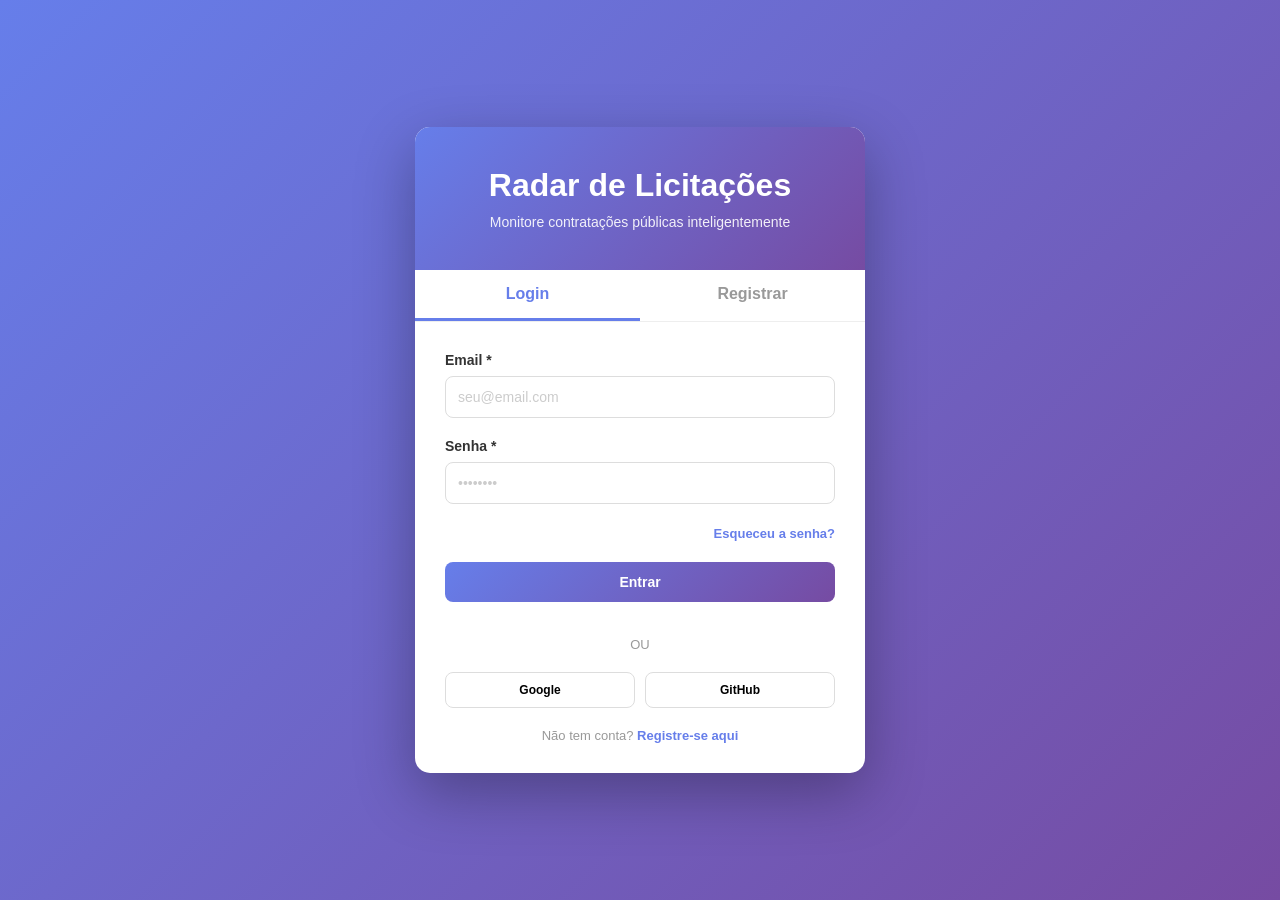
<file: static/index.html>
<!DOCTYPE html>
<html lang="pt-BR">
<head>
    <meta charset="UTF-8">
    <meta name="viewport" content="width=device-width, initial-scale=1.0">
    <title>Login - Radar de Licitações</title>
    <style>
        * { margin: 0; padding: 0; box-sizing: border-box; }
        
        body {
            font-family: 'Segoe UI', Tahoma, Geneva, Verdana, sans-serif;
            background: linear-gradient(135deg, #667eea 0%, #764ba2 100%);
            min-height: 100vh;
            display: flex;
            align-items: center;
            justify-content: center;
            padding: 20px;
        }
        
        .container {
            background: white;
            border-radius: 15px;
            box-shadow: 0 20px 60px rgba(0,0,0,0.3);
            max-width: 450px;
            width: 100%;
            overflow: hidden;
        }
        
        .header {
            background: linear-gradient(135deg, #667eea 0%, #764ba2 100%);
            color: white;
            padding: 40px 30px;
            text-align: center;
        }
        
        .header h1 {
            font-size: 32px;
            margin-bottom: 10px;
        }
        
        .header p {
            font-size: 14px;
            opacity: 0.9;
        }
        
        .tabs {
            display: flex;
            border-bottom: 1px solid #eee;
        }
        
        .tab {
            flex: 1;
            padding: 15px;
            text-align: center;
            cursor: pointer;
            border-bottom: 3px solid transparent;
            color: #999;
            font-weight: 600;
            transition: all 0.3s;
        }
        
        .tab.active {
            color: #667eea;
            border-bottom-color: #667eea;
        }
        
        .tab-content {
            display: none;
            padding: 30px;
        }
        
        .tab-content.active {
            display: block;
        }
        
        .form-group {
            margin-bottom: 20px;
        }
        
        .form-group label {
            display: block;
            margin-bottom: 8px;
            color: #333;
            font-weight: 600;
            font-size: 14px;
        }
        
        .form-group input,
        .form-group select {
            width: 100%;
            padding: 12px;
            border: 1px solid #ddd;
            border-radius: 8px;
            font-size: 14px;
            font-family: inherit;
            transition: all 0.3s;
        }
        
        .form-group input:focus,
        .form-group select:focus {
            outline: none;
            border-color: #667eea;
            box-shadow: 0 0 0 3px rgba(102, 126, 234, 0.1);
        }
        
        .form-group input::placeholder {
            color: #ccc;
        }
        
        .forgot-password {
            text-align: right;
            margin-bottom: 20px;
        }
        
        .forgot-password a {
            color: #667eea;
            text-decoration: none;
            font-size: 13px;
            font-weight: 600;
        }
        
        .forgot-password a:hover {
            text-decoration: underline;
        }
        
        .btn-submit {
            width: 100%;
            background: linear-gradient(135deg, #667eea 0%, #764ba2 100%);
            color: white;
            border: none;
            padding: 12px;
            border-radius: 8px;
            font-weight: 600;
            font-size: 14px;
            cursor: pointer;
            transition: all 0.3s;
            margin-bottom: 15px;
        }
        
        .btn-submit:hover {
            transform: translateY(-2px);
            box-shadow: 0 5px 15px rgba(102, 126, 234, 0.4);
        }
        
        .divider {
            text-align: center;
            margin: 20px 0;
            font-size: 13px;
            color: #999;
        }
        
        .social-login {
            display: grid;
            grid-template-columns: 1fr 1fr;
            gap: 10px;
        }
        
        .social-btn {
            padding: 10px;
            border: 1px solid #ddd;
            border-radius: 8px;
            background: white;
            cursor: pointer;
            font-weight: 600;
            font-size: 12px;
            transition: all 0.3s;
        }
        
        .social-btn:hover {
            border-color: #667eea;
            color: #667eea;
        }
        
        .terms {
            font-size: 12px;
            color: #999;
            margin-bottom: 20px;
            line-height: 1.6;
        }
        
        .terms a {
            color: #667eea;
            text-decoration: none;
        }
        
        .form-row {
            display: grid;
            grid-template-columns: 1fr 1fr;
            gap: 15px;
        }
        
        .info-box {
            background: #e8eaf6;
            border-left: 4px solid #667eea;
            padding: 12px;
            border-radius: 4px;
            font-size: 13px;
            color: #333;
            margin-bottom: 20px;
        }
        
        .info-box strong {
            color: #667eea;
        }
    </style>
</head>
<body>
    <div class="container">
        <div class="header">
            <h1>Radar de Licitações</h1>
            <p>Monitore contratações públicas inteligentemente</p>
        </div>
        
        <div class="tabs">
            <div class="tab active" onclick="switchTab(0)">Login</div>
            <div class="tab" onclick="switchTab(1)">Registrar</div>
        </div>
        
        <!-- TAB: LOGIN -->
        <div class="tab-content active">
            <div class="form-group">
                <label>Email *</label>
                <input type="email" placeholder="seu@email.com" value="">
            </div>
            
            <div class="form-group">
                <label>Senha *</label>
                <input type="password" placeholder="••••••••" value="">
            </div>
            
            <div class="forgot-password">
                <a href="#">Esqueceu a senha?</a>
            </div>
            
            <button class="btn-submit">Entrar</button>
            
            <div class="divider">OU</div>
            
            <div class="social-login">
                <button class="social-btn">Google</button>
                <button class="social-btn">GitHub</button>
            </div>
            
            <div style="text-align: center; margin-top: 20px; font-size: 13px; color: #999;">Não tem conta? <span style="color: #667eea; cursor: pointer; font-weight: 600;" onclick="switchTab(1)">Registre-se aqui</span>
            </div>
        </div>
        
        <!-- TAB: REGISTRO -->
        <div class="tab-content">
            <div class="info-box">
                <strong>Dica:</strong>Você pode testar com: teste@radar.com / 123456
            </div>
            
            <div class="form-group">
                <label>Nome Completo *</label>
                <input type="text" placeholder="Seu Nome" value="">
            </div>
            
            <div class="form-group">
                <label>Email *</label>
                <input type="email" placeholder="seu@email.com" value="">
            </div>
            
            <div class="form-group">
                <label>CNPJ da Empresa *</label>
                <input type="text" placeholder="00.000.000/0000-00" value="">
            </div>
            
            <div class="form-group">
                <label>Nome da Empresa *</label>
                <input type="text" placeholder="Sua Empresa" value="">
            </div>
            
            <div class="form-row">
                <div class="form-group">
                    <label>Telefone/WhatsApp</label>
                    <input type="tel" placeholder="(21) 9999-9999" value="">
                </div>
                <div class="form-group">
                    <label>Estado *</label>
                    <select>
                        <option>Selecione...</option>
                        <option selected>RJ</option>
                        <option>SP</option>
                        <option>MG</option>
                        <option>BA</option>
                        <option>SC</option>
                    </select>
                </div>
            </div>
            
            <div class="form-group">
                <label>Senha *</label>
                <input type="password" placeholder="Crie uma senha forte" value="">
            </div>
            
            <div class="form-group">
                <label>Confirmar Senha *</label>
                <input type="password" placeholder="Repita a senha" value="">
            </div>
            
            <div class="terms">Ao criar uma conta, você concorda com nossos 
                <a href="#">Termos de Serviço</a>e 
                <a href="#">Política de Privacidade</a>
            </div>
            
            <button class="btn-submit">Criar Conta</button>
            
            <div style="text-align: center; margin-top: 20px; font-size: 13px; color: #999;">Já tem conta? <span style="color: #667eea; cursor: pointer; font-weight: 600;" onclick="switchTab(0)">Faça login aqui</span>
            </div>
        </div>
    </div>
    
    <script>function switchTab(index) {
            const tabs = document.querySelectorAll(".tab");
            const contents = document.querySelectorAll(".tab-content");
            tabs.forEach(tab =>tab.classList.remove("active"));
            contents.forEach(content =>content.classList.remove("active"));
            tabs[index].classList.add("active");
            contents[index].classList.add("active");
        }

        // Login
        const loginTab = document.querySelectorAll(".tab-content")[0];
        const loginEmailInput = loginTab.querySelector("input[type=email]");
        const loginPassInput = loginTab.querySelector("input[type=password]");
        const loginBtn = loginTab.querySelector(".btn-submit");

        loginBtn.addEventListener("click", async (e) => {
            e.preventDefault();
            const email = loginEmailInput.value.trim();
            const password = loginPassInput.value;

            if (!email || !password) {
                alert("Por favor, preencha email e senha.");
                return;
            }

            loginBtn.textContent = "Entrando...";
            loginBtn.disabled = true;

            try {
                // Tenta envio em JSON para /api/users/login
                let res = await fetch("/api/users/login", {
                    method: "POST",
                    headers: { "Content-Type": "application/json" },
                    body: JSON.stringify({ email, password })
                });

                // Se o backend esperar form-data (OAuth2), faz o fallback
                if (res.status === 422) {
                    const formData = new URLSearchParams();
                    formData.append("username", email);
                    formData.append("password", password);
                    res = await fetch("/api/users/login", {
                        method: "POST",
                        headers: { "Content-Type": "application/x-www-form-urlencoded" },
                        body: formData
                    });
                }

                const data = await res.json();
                if (!res.ok) {
                    throw new Error(data.detail || "Falha no login");
                }

                // Armazena o token de autenticacao
                const token = data.access_token || data.token;
                if (token) {
                    localStorage.setItem("radar_token", token);
                }

                // Redireciona para o dashboard se existir ou recarrega
                window.location.href = "/static/dashboard.html";
            } catch (err) {
                alert("Erro ao entrar: " + err.message);
            } finally {
                loginBtn.textContent = "Entrar";
                loginBtn.disabled = false;
            }
        });

        // Registro
        const regTab = document.querySelectorAll(".tab-content")[1];
        const regInputs = regTab.querySelectorAll("input");
        const regName = regInputs[0];
        const regEmail = regInputs[1];
        const regCnpj = regInputs[2];
        const regCompany = regInputs[3];
        const regPhone = regInputs[4];
        const regPass = regInputs[5];
        const regPassConfirm = regInputs[6];
        const regBtn = regTab.querySelector(".btn-submit");

        regBtn.addEventListener("click", async (e) => {
            e.preventDefault();
            if (regPass.value !== regPassConfirm.value) {
                alert("As senhas nao conferem.");
                return;
            }

            regBtn.textContent = "Criando...";
            regBtn.disabled = true;

            try {
                const res = await fetch("/api/users/register", {
                    method: "POST",
                    headers: { "Content-Type": "application/json" },
                    body: JSON.stringify({
                        email: regEmail.value.trim(),
                        password: regPass.value,
                        cnpj: regCnpj.value.replace(/\D/g, "") || "00000000000191",
                        company_name: regCompany.value.trim() || regName.value.trim() || "Empresa",
                        phone: regPhone.value.trim()
                    })
                });

                const data = await res.json();
                if (!res.ok) {
                    throw new Error(data.detail || "Erro no cadastro");
                }

                alert("Conta criada com sucesso! Faça login.");
                switchTab(0);
                loginEmailInput.value = regEmail.value.trim();
                loginPassInput.value = regPass.value;
            } catch (err) {
                alert("Erro ao cadastrar: " + err.message);
            } finally {
                regBtn.textContent = "Criar Conta";
                regBtn.disabled = false;
            }
        });
    </script>
</body>
</html>
</file>
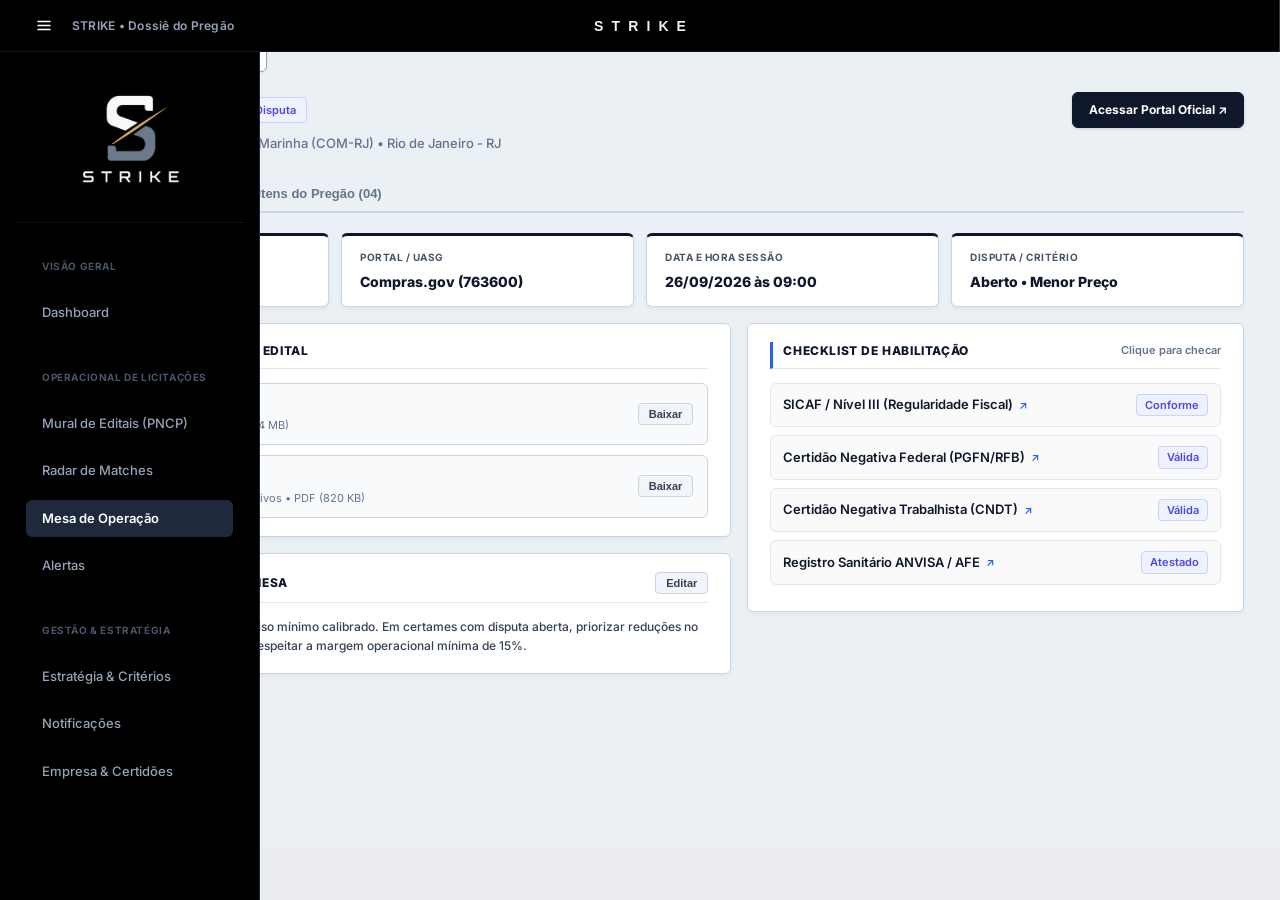
<file: static/detalhes.html>
<!DOCTYPE html>
<html lang="pt-br">
<head>
    <meta charset="UTF-8">
    <meta name="viewport" content="width=device-width, initial-scale=1.0">
    <title>STRIKE - Dossiê do Pregão</title>
    <link rel="preconnect" href="https://fonts.googleapis.com">
    <link rel="preconnect" href="https://fonts.gstatic.com" crossorigin>
    <link href="https://fonts.googleapis.com/css2?family=Inter:wght@400;500;600;700;800&display=swap" rel="stylesheet">
    <link rel="stylesheet" href="/static/strike_consolidated.css?v=770">
    <style>body, .detalhes-layout-container, .detalhes-main-wrapper, .detalhes-content {
            background-color: #EBF0F5 !important;
            font-family: 'Inter', sans-serif !important;
            margin: 0;
            padding: 0;
        }

        /* SIDEBAR E TOPBAR */
        .sidebar {
            width: 260px !important;
            min-width: 260px !important;
            max-width: 260px !important;
            background-color: #070B14 !important;
            border-right: 1px solid rgba(255, 255, 255, 0.08) !important;
            display: flex !important;
            flex-direction: column !important;
            height: calc(100vh - 52px) !important;
            overflow-y: auto !important;
            scrollbar-width: none !important;
            transition: all 0.2s cubic-bezier(0.4, 0, 0.2, 1) !important;
            box-sizing: border-box !important;
        }
        .sidebar::-webkit-scrollbar { display: none !important; }
        .sidebar.collapsed {
            margin-left: -260px !important;
            width: 0 !important;
            min-width: 0 !important;
            max-width: 0 !important;
            overflow: hidden !important;
            border-right: none !important;
        }
        .sidebar-header {
            padding: 24px 16px 16px 16px !important;
            text-align: center !important;
            border-bottom: 1px solid rgba(255,255,255,0.06) !important;
        }
        .sidebar-section-title {
            font-size: 10px !important;
            font-weight: 700 !important;
            color: #475569 !important;
            text-transform: uppercase !important;
            padding: 16px 20px 6px 20px !important;
            letter-spacing: 0.06em !important;
            white-space: nowrap !important;
        }
        .sidebar-item {
            display: flex !important;
            align-items: center !important;
            padding: 9px 16px !important;
            margin: 2px 12px !important;
            border-radius: 6px !important;
            font-size: 13px !important;
            font-weight: 500 !important;
            color: #94A3B8 !important;
            cursor: pointer !important;
            transition: background 0.15s ease, color 0.15s ease !important;
            white-space: nowrap !important;
        }
        .sidebar-item:hover {
            background-color: rgba(255, 255, 255, 0.04) !important;
            color: #F8FAFC !important;
        }
        .sidebar-item.active {
            background-color: #1E293B !important;
            color: #FFFFFF !important;
            font-weight: 600 !important;
        }

        .detalhes-layout-container {
            display: flex;
            min-height: calc(100vh - 52px);
        }
        .detalhes-content {
            flex: 1;
            padding: 28px 36px 48px 36px !important;
            margin-top: 10px !important;
            overflow-y: auto;
            box-sizing: border-box;
        }

        /* BOTÃO VOLTAR */
        .btn-voltar {
            display: inline-flex !important;
            align-items: center !important;
            gap: 8px !important;
            background: #FFFFFF !important;
            border: 1px solid #94A3B8 !important;
            color: #0F172A !important;
            padding: 7px 14px !important;
            border-radius: 6px !important;
            font-size: 12px !important;
            font-weight: 700 !important;
            cursor: pointer !important;
            text-decoration: none !important;
            margin-bottom: 20px !important;
            box-shadow: 0 1px 2px rgba(15, 23, 42, 0.08) !important;
            transition: all 0.15s ease !important;
        }
        .btn-voltar:hover {
            background: #0F172A !important;
            color: #FFFFFF !important;
            border-color: #0F172A !important;
        }

        .btn-portal-destaque {
            background: #0F172A !important;
            color: #FFFFFF !important;
            border: 1px solid #0F172A !important;
            padding: 8px 16px !important;
            border-radius: 6px !important;
            font-size: 12px !important;
            font-weight: 700 !important;
            text-decoration: none !important;
            display: inline-flex !important;
            align-items: center !important;
            box-shadow: 0 1px 3px rgba(15, 23, 42, 0.15) !important;
        }
        .btn-portal-destaque:hover { background: #1E293B !important; }

        /* ABAS SUPERIORES */
        .tab-navigation {
            display: flex;
            gap: 8px;
            margin-bottom: 20px;
            border-bottom: 2px solid #CBD5E1;
            padding-bottom: 0px;
        }
        .tab-btn {
            background: transparent;
            border: none;
            padding: 10px 18px;
            font-size: 13px;
            font-weight: 700;
            color: #64748B;
            cursor: pointer;
            position: relative;
            bottom: -2px;
            border-bottom: 2px solid transparent;
            transition: all 0.15s ease;
        }
        .tab-btn:hover { color: #0F172A; }
        .tab-btn.active {
            color: #0F172A;
            border-bottom: 2px solid #0F172A;
        }

        /* STAT BOXES & SEÇÕES */
        .dossie-grid-topo {
            display: grid;
            grid-template-columns: repeat(4, 1fr);
            gap: 12px;
            margin-bottom: 16px;
        }
        .stat-box {
            background: #FFFFFF !important;
            border: 1px solid #CBD5E1 !important;
            border-top: 3px solid #0F172A !important;
            border-radius: 6px !important;
            padding: 14px 18px !important;
            box-shadow: 0 2px 4px rgba(15, 23, 42, 0.05) !important;
        }
        .stat-label {
            font-size: 10px !important;
            font-weight: 700 !important;
            color: #475569 !important;
            text-transform: uppercase !important;
            letter-spacing: 0.05em !important;
            margin-bottom: 6px !important;
        }
        .stat-value {
            font-size: 14px !important;
            font-weight: 800 !important;
            color: #0F172A !important;
        }

        .dossie-grid-corpo {
            display: grid;
            grid-template-columns: 1.4fr 1fr;
            gap: 16px;
        }
        .dossie-section {
            background: #FFFFFF !important;
            border: 1px solid #CBD5E1 !important;
            border-radius: 6px !important;
            padding: 18px 22px !important;
            margin-bottom: 16px !important;
            box-shadow: 0 2px 4px rgba(15, 23, 42, 0.04) !important;
        }
        .dossie-section-header {
            display: flex;
            justify-content: space-between;
            align-items: center;
            margin-bottom: 14px;
            padding-bottom: 8px;
            border-bottom: 1px solid #E2E8F0;
            border-left: 3px solid #2563EB;
            padding-left: 10px;
        }
        .dossie-section-title {
            font-size: 12px !important;
            font-weight: 800 !important;
            color: #0F172A !important;
            text-transform: uppercase !important;
            letter-spacing: 0.05em !important;
            margin: 0 !important;
        }

        /* CHECKLIST CLICÁVEL COM LINKS */
        .checklist-item {
            display: flex;
            justify-content: space-between;
            align-items: center;
            padding: 10px 12px;
            border: 1px solid #E2E8F0;
            border-radius: 6px;
            margin-bottom: 8px;
            background: #FAFAFA;
            text-decoration: none;
            transition: all 0.15s ease;
        }
        .checklist-item:hover {
            border-color: #94A3B8;
            background: #F1F5F9;
        }
        .checklist-item-title {
            font-size: 13px;
            font-weight: 600;
            color: #0F172A;
            display: flex;
            align-items: center;
            gap: 6px;
        }
        .checklist-link-icon {
            font-size: 11px;
            color: #2563EB;
        }

        /* DIRETRIZ ESTRATÉGICA EDITÁVEL */
        .btn-edit-diretriz {
            background: #F1F5F9;
            border: 1px solid #CBD5E1;
            color: #334155;
            padding: 4px 10px;
            border-radius: 4px;
            font-size: 11px;
            font-weight: 700;
            cursor: pointer;
            transition: all 0.15s ease;
        }
        .btn-edit-diretriz:hover {
            background: #0F172A;
            color: #FFFFFF;
        }
        .textarea-diretriz {
            width: 100%;
            height: 90px;
            border: 1px solid #CBD5E1;
            border-radius: 6px;
            padding: 10px;
            font-family: inherit;
            font-size: 12px;
            color: #0F172A;
            resize: vertical;
            box-sizing: border-box;
            outline: none;
        }
        .textarea-diretriz:focus {
            border-color: #0F172A;
        }

        /* TABELA DE ITENS DO PREGÃO */
        .tabela-itens {
            width: 100%;
            border-collapse: collapse;
            background: #FFFFFF;
            border-radius: 6px;
            overflow: hidden;
            border: 1px solid #CBD5E1;
        }
        .tabela-itens th {
            background: #0F172A;
            color: #FFFFFF;
            font-size: 11px;
            font-weight: 700;
            text-transform: uppercase;
            letter-spacing: 0.04em;
            padding: 12px 14px;
            text-align: left;
        }
        .tabela-itens td {
            padding: 12px 14px;
            border-bottom: 1px solid #E2E8F0;
            font-size: 12px;
            color: #334155;
        }
        .tabela-itens tr:last-child td { border-bottom: none; }

        /* BADGES */
        .badge-hab-ok {
            background: #DCFCE7 !important;
            color: #166534 !important;
            border: 1px solid #BBF7D0 !important;
            font-size: 11px !important;
            font-weight: 800 !important;
            padding: 2px 8px !important;
            border-radius: 4px !important;
        }
        .badge-status-disputa {
            background: #0F172A !important;
            color: #FFFFFF !important;
            font-size: 11px !important;
            font-weight: 700 !important;
            padding: 4px 10px !important;
            border-radius: 4px !important;
        }
        .badge-status-analise {
            background: #E0E7FF !important;
            color: #3730A3 !important;
            border: 1px solid #C7D2FE !important;
            font-size: 11px !important;
            font-weight: 700 !important;
            padding: 4px 10px !important;
            border-radius: 4px !important;
        }
    
        /* TABELA DE ITENS EDITÁVEIS */
        .itens-toolbar {
            display: flex;
            justify-content: space-between;
            align-items: center;
            padding: 12px 16px;
            background: #FFFFFF;
            border: 1px solid #CBD5E1;
            border-bottom: none;
            border-radius: 6px 6px 0 0;
        }
        .btn-acao-itens {
            background: #0F172A;
            color: #FFFFFF;
            border: 1px solid #0F172A;
            padding: 6px 14px;
            border-radius: 4px;
            font-size: 11px;
            font-weight: 700;
            cursor: pointer;
            transition: all 0.15s ease;
        }
        .btn-acao-itens:hover {
            background: #1E293B;
        }
        .btn-cancelar-itens {
            background: #FFFFFF;
            color: #475569;
            border: 1px solid #CBD5E1;
            padding: 6px 12px;
            border-radius: 4px;
            font-size: 11px;
            font-weight: 600;
            cursor: pointer;
            margin-right: 6px;
        }
        .input-item-edit {
            width: 100%;
            padding: 5px 8px;
            font-size: 12px;
            font-family: inherit;
            border: 1px solid #94A3B8;
            border-radius: 4px;
            box-sizing: border-box;
            background: #FFFFFF;
            color: #0F172A;
            font-weight: 600;
        }
        .input-item-edit:focus {
            border-color: #2563EB;
            outline: none;
            box-shadow: 0 0 0 2px rgba(37, 99, 235, 0.15);
        }
        .val-total-destaque {
            font-size: 12px;
            font-weight: 800;
            color: #0F172A;
            white-space: nowrap;
        }

    </style>
</head>
<body>

    <!-- TOPBAR CORPORATIVA -->
    <header class="topbar" style="background-color: #0F172A; height: 52px; display: flex; align-items: center; justify-content: space-between; padding: 0 20px; border-bottom: 1px solid rgba(255,255,255,0.08); position: sticky; top: 0; z-index: 1000;">
        <div style="display: flex !important; align-items: center !important; gap: 12px !important;">
            <button class="sidebar-toggle-btn" onclick="toggleSidebar()" title="Ocultar/Exibir Menu" style="background: transparent; border: none; color: #FFF; cursor: pointer; display: flex; align-items: center; padding: 6px;">
                <svg width="20" height="20" viewBox="0 0 24 24" fill="none" stroke="currentColor" stroke-width="2" stroke-linecap="round" stroke-linejoin="round">
                    <line x1="3" y1="12" x2="21" y2="12"></line>
                    <line x1="3" y1="6" x2="21" y2="6"></line>
                    <line x1="3" y1="18" x2="21" y2="18"></line>
                </svg>
            </button>
            <span style="display: inline-block !important; color: #94A3B8 !important; font-size: 12px !important; font-weight: 600 !important; letter-spacing: 0.02em !important;">STRIKE &bull; Dossiê do Pregão</span>
        </div>
        <div class="topbar-center-brand">STRIKE</div>
        <div style="width: 140px;"></div>
    </header>

    <div class="detalhes-layout-container">
        <!-- SIDEBAR -->
        <aside class="sidebar">
            <div class="sidebar-header">
                <img src="/static/img/strike-logo.png" alt="STRIKE" style="max-width: 130px; height: auto; display: block; margin: 0 auto;" onerror="this.onerror=null; this.src='/static/strike-logo.png';">
            </div>

            <div class="sidebar-section-title">Visão Geral</div>
            <div class="sidebar-item" onclick="window.location.href='/static/dashboard.html'">
                <span>Dashboard</span>
            </div>

            <div class="sidebar-section-title">Operacional de Licitações</div>
            <div class="sidebar-item" onclick="window.location.href='/static/dashboard.html'">
                <span>Mural de Editais (PNCP)</span>
            </div>
            <div class="sidebar-item" onclick="window.location.href='/static/dashboard.html'">
                <span>Radar de Matches</span>
            </div>
            <div class="sidebar-item active" onclick="window.location.href='/static/mesa.html'">
                <span>Mesa de Operação</span>
            </div>
            <div class="sidebar-item" onclick="window.location.href='/static/dashboard.html'">
                <span>Alertas</span>
            </div>

            <div class="sidebar-section-title">Gestão & Estratégia</div>
            <div class="sidebar-item" onclick="window.location.href='/static/dashboard.html'">
                <span>Estratégia & Critérios</span>
            </div>
            <div class="sidebar-item" onclick="window.location.href='/static/dashboard.html'">
                <span>Notificações</span>
            </div>
            <div class="sidebar-item" onclick="window.location.href='/static/dashboard.html'">
                <span>Empresa & Certidões</span>
            </div>
        </aside>

        <!-- ÁREA CENTRAL -->
        <main class="detalhes-content">
            <a href="/mesa" class="btn-voltar">&larr; Voltar para a Mesa de Operação</a>

            <div style="display: flex; justify-content: space-between; align-items: flex-start; margin-bottom: 20px;">
                <div>
                    <div style="display: flex; align-items: center; gap: 12px;">
                        <h1 id="det-pregao" style="font-size: 24px; font-weight: 800; color: #0F172A; margin: 0;">PE 90107/2026</h1>
                        <span id="det-status" class="badge-status-disputa">Em Disputa</span>
                    </div>
                    <p id="det-orgao" style="font-size: 13px; color: #64748B; margin: 6px 0 0 0; font-weight: 500;">Comissão Regional de Obtenção da Marinha (COM-RJ) &bull; Rio de Janeiro - RJ
                    </p>
                </div>
                <div>
                    <a id="det-link-portal" href="https://cnetmobile.estaleiro.serpro.gov.br/comprasnet-web/public/compras" target="_blank" class="btn-portal-destaque">Acessar Portal Oficial ↗
                    </a>
                </div>
            </div>

            <!-- ABAS DO DOSSIÊ -->
            <div class="tab-navigation">
                <button class="tab-btn active" id="tab-btn-visao" onclick="trocarAba('visao')">Visão Geral & Parâmetros</button>
                <button class="tab-btn" id="tab-btn-itens" onclick="trocarAba('itens')">Itens do Pregão (04)</button>
            </div>

            <!-- ABA 1: VISÃO GERAL -->
            <div id="aba-visao">
                <div class="dossie-grid-topo">
                    <div class="stat-box">
                        <div class="stat-label">Número do Processo</div>
                        <div class="stat-value" id="det-processo">23525.014069/2026-63</div>
                    </div>
                    <div class="stat-box">
                        <div class="stat-label">Portal / UASG</div>
                        <div class="stat-value" id="det-portal">Compras.gov (763600)</div>
                    </div>
                    <div class="stat-box">
                        <div class="stat-label">Data e Hora Sessão</div>
                        <div class="stat-value" id="det-datahora">26/09/2026 às 09:00</div>
                    </div>
                    <div class="stat-box">
                        <div class="stat-label">Disputa / Critério</div>
                        <div class="stat-value">Aberto &bull; Menor Preço</div>
                    </div>
                </div>

                <div class="dossie-grid-corpo">
                    <!-- COLUNA ESQUERDA -->
                    <div>
                        <div class="dossie-section">
                            <div class="dossie-section-header">
                                <span class="dossie-section-title">Documentos & Termos do Edital</span>
                            </div>
                            <div style="display: flex; justify-content: space-between; align-items: center; padding: 10px 14px; background: #F8FAFC; border: 1px solid #CBD5E1; border-radius: 6px; margin-bottom: 10px;">
                                <div>
                                    <strong style="color: #0F172A; display: block; font-size: 13px;">Edital Retificado Completo</strong>
                                    <span style="color: #64748B; font-size: 11px;">Publicado em 14/09/2026 &bull; PDF (1.4 MB)</span>
                                </div>
                                <button class="btn-edit-diretriz" onclick="alert('Download do Edital iniciado')">Baixar</button>
                            </div>
                            <div style="display: flex; justify-content: space-between; align-items: center; padding: 10px 14px; background: #F8FAFC; border: 1px solid #CBD5E1; border-radius: 6px;">
                                <div>
                                    <strong style="color: #0F172A; display: block; font-size: 13px;">Termo de Referência (TR)</strong>
                                    <span style="color: #64748B; font-size: 11px;">Especificações técnicas e quantitativos &bull; PDF (820 KB)</span>
                                </div>
                                <button class="btn-edit-diretriz" onclick="alert('Download do TR iniciado')">Baixar</button>
                            </div>
                        </div>

                        <!-- DIRETRIZ ESTRATÉGICA EDITÁVEL -->
                        <div class="dossie-section">
                            <div class="dossie-section-header">
                                <span class="dossie-section-title">Diretriz Estratégica da Mesa</span>
                                <button class="btn-edit-diretriz" id="btn-toggle-diretriz" onclick="alternarEdicaoDiretriz()">Editar</button>
                            </div>
                            <div id="diretriz-display" style="font-size: 12px; color: #334155; line-height: 1.6; font-weight: 500;">Limite estrito de lance travado no piso mínimo calibrado. Em certames com disputa aberta, priorizar reduções no final da prorrogação automática. Respeitar a margem operacional mínima de 15%.
                            </div>
                            <div id="diretriz-edit-wrapper" style="display: none; margin-top: 8px;">
                                <textarea id="diretriz-input" class="textarea-diretriz"></textarea>
                                <div style="display: flex; justify-content: flex-end; gap: 8px; margin-top: 8px;">
                                    <button class="btn-voltar" style="margin-bottom: 0; padding: 5px 12px;" onclick="cancelarEdicaoDiretriz()">Cancelar</button>
                                    <button class="btn-portal-destaque" style="padding: 5px 14px;" onclick="salvarDiretriz()">Salvar Alteração</button>
                                </div>
                            </div>
                        </div>
                    </div>

                    <!-- COLUNA DIREITA: CHECKLIST LINKÁVEL -->
                    <div>
                        <div class="dossie-section">
                            <div class="dossie-section-header">
                                <span class="dossie-section-title">Checklist de Habilitação</span>
                                <span style="font-size: 11px; color: #64748B; font-weight: 600;">Clique para checar</span>
                            </div>
                            
                            <a href="/static/dashboard.html?aba=conta" class="checklist-item" title="Verificar SICAF e certidões no módulo Conta">
                                <span class="checklist-item-title">SICAF / Nível III (Regularidade Fiscal)
                                    <span class="checklist-link-icon">↗</span>
                                </span>
                                <span class="badge-hab-ok">Conforme</span>
                            </a>

                            <a href="https://solucoes.receita.fazenda.gov.br/servicos/certidaointernet/pj/emitir" target="_blank" class="checklist-item" title="Consultar Certidão Conjunta Federal">
                                <span class="checklist-item-title">Certidão Negativa Federal (PGFN/RFB)
                                    <span class="checklist-link-icon">↗</span>
                                </span>
                                <span class="badge-hab-ok">Válida</span>
                            </a>

                            <a href="https://www.tst.jus.br/certidao1" target="_blank" class="checklist-item" title="Consultar CNDT no Tribunal Superior do Trabalho">
                                <span class="checklist-item-title">Certidão Negativa Trabalhista (CNDT)
                                    <span class="checklist-link-icon">↗</span>
                                </span>
                                <span class="badge-hab-ok">Válida</span>
                            </a>

                            <a href="https://consultas.anvisa.gov.br/#/medicamentos/" target="_blank" class="checklist-item" title="Consultar Registro ANVISA dos Itens">
                                <span class="checklist-item-title">Registro Sanitário ANVISA / AFE
                                    <span class="checklist-link-icon">↗</span>
                                </span>
                                <span class="badge-hab-ok">Atestado</span>
                            </a>
                        </div>
                    </div>
                </div>
            </div>

                        <!-- ABA 2: ITENS DO PREGÃO COM EDIÇÃO TOTAL -->
            <div id="aba-itens" style="display: none;">
                <div class="itens-toolbar">
                    <div>
                        <strong style="color: #0F172A; font-size: 13px;">Composição de Custos, Marcas e Lances</strong>
                        <span id="label-total-geral" style="margin-left: 16px; font-size: 12px; color: #475569; font-weight: 600;">Total Licitado: <strong style="color: #0F172A;" id="valor-total-geral">R$ 0,00</strong></span>
                    </div>
                    <div>
                        <button id="btn-cancelar-itens" class="btn-cancelar-itens" style="display: none;" onclick="cancelarEdicaoItens()">Cancelar</button>
                        <button id="btn-editar-itens" class="btn-acao-itens" onclick="alternarModoEdicaoItens()">Editar Itens</button>
                    </div>
                </div>
                <div class="dossie-section" style="padding: 0; overflow: hidden; border-radius: 0 0 6px 6px;">
                    <table class="tabela-itens">
                        <thead>
                            <tr>
                                <th style="width: 50px;">Item</th>
                                <th>Descrição do Medicamento / Produto</th>
                                <th style="width: 140px;">Marca / Fabricante</th>
                                <th style="width: 90px;">Qtd</th>
                                <th style="width: 110px;">Custo Unit.</th>
                                <th style="width: 110px;">Piso Mín.</th>
                                <th style="width: 110px;">Ref. Edital</th>
                                <th style="width: 130px;">Valor Total (Ref)</th>
                                <th style="width: 80px; text-align: center;">Status</th>
                            </tr>
                        </thead>
                        <tbody id="lista-itens-tbody">
                            <!-- Injetado dinamicamente via JS -->
                        </tbody>
                    </table>
                </div>
            </div>
        </main>
    </div>

    <script>
        function trocarAba(aba) {
            const btnVisao = document.getElementById('tab-btn-visao');
            const btnItens = document.getElementById('tab-btn-itens');
            const abaVisao = document.getElementById('aba-visao');
            const abaItens = document.getElementById('aba-itens');

            if (aba === 'visao') {
                btnVisao.classList.add('active');
                btnItens.classList.remove('active');
                abaVisao.style.display = 'block';
                abaItens.style.display = 'none';
            } else {
                btnItens.classList.add('active');
                btnVisao.classList.remove('active');
                abaVisao.style.display = 'none';
                abaItens.style.display = 'block';
            }
        }

        // LEITURA DE PARÂMETROS DA URL
        const urlParams = new URLSearchParams(window.location.search);
        const processoId = urlParams.get('processo_id') || urlParams.get('id');
        const pregaoParam = urlParams.get('pregao') || '';
        const storageKey = 'diretriz_' + (processoId || pregaoParam || 'default');

        let itensData = [];
        let modoEdicao = false;

        function formatarMoeda(v) {
            return Number(v || 0).toLocaleString('pt-BR', { style: 'currency', currency: 'BRL' });
        }

        function alternarEdicaoDiretriz() {
            const display = document.getElementById('diretriz-display');
            const wrapper = document.getElementById('diretriz-edit-wrapper');
            const input = document.getElementById('diretriz-input');
            const btn = document.getElementById('btn-toggle-diretriz');
            if (!display || !wrapper || !input) return;

            input.value = display.innerText.trim();
            display.style.display = 'none';
            wrapper.style.display = 'block';
            if (btn) btn.style.display = 'none';
            input.focus();
        }

        function cancelarEdicaoDiretriz() {
            const display = document.getElementById('diretriz-display');
            const wrapper = document.getElementById('diretriz-edit-wrapper');
            const btn = document.getElementById('btn-toggle-diretriz');
            if (display) display.style.display = 'block';
            if (wrapper) wrapper.style.display = 'none';
            if (btn) btn.style.display = 'inline-block';
        }

        function salvarDiretriz() {
            const input = document.getElementById('diretriz-input');
            const display = document.getElementById('diretriz-display');
            if (input && display) {
                const novoTexto = input.value.trim();
                localStorage.setItem(storageKey, novoTexto);
                display.innerText = novoTexto;
            }
            cancelarEdicaoDiretriz();
        }

        function renderizarTabelaItens() {
            const tbody = document.getElementById('lista-itens-tbody');
            if (!tbody) return;

            if (!itensData || itensData.length === 0) {
                tbody.innerHTML = '<tr><td colspan="7" style="text-align:center; padding:24px; color:#64748B;">Nenhum item registrado para este edital.</td></tr>';
                return;
            }

            tbody.innerHTML = itensData.map((it, idx) => `
                <tr style="border-bottom: 1px solid #E2E8F0; font-size: 12px;">
                    <td style="padding: 12px; font-weight: 700; color: #0F172A;">${it.item}</td>
                    <td style="padding: 12px;">
                        <strong style="color: #0F172A; display: block;">${it.desc}</strong>
                        <span style="color: #64748B; font-size: 11px;">${it.sub}</span>
                    </td>
                    <td style="padding: 12px; color: #334155;">${it.marca || 'A definir'}</td>
                    <td style="padding: 12px; text-align: center; font-weight: 600;">${Number(it.qtd).toLocaleString('pt-BR')}</td>
                    <td style="padding: 12px; text-align: right; color: #64748B;">${formatarMoeda(it.custo)}</td>
                    <td style="padding: 12px; text-align: right; font-weight: 700; color: #059669;">${formatarMoeda(it.ref)}</td>
                    <td style="padding: 12px; text-align: center;">
                        <span style="background: #DCFCE7; color: #166534; padding: 3px 8px; border-radius: 4px; font-weight: 700; font-size: 11px;">${it.status || 'Apto'}</span>
                    </td>
                </tr>
            `).join('');
        }

        async function inicializarPaginaDetalhes() {
            if (!processoId) {
                console.warn("Nenhum processo_id especificado na URL.");
                return;
            }

            try {
                const res = await fetch(`/api/mesa/processos/${processoId}`);
                if (!res.ok) throw new Error("Erro HTTP ao carregar processo: " + res.status);
                const proc = await res.json();

                // Cabeçalho Principal
                const elPregao = document.getElementById('det-pregao');
                if (elPregao) elPregao.innerText = proc.numero_edital || `Processo #${proc.id}`;

                const elStatus = document.getElementById('det-status');
                if (elStatus) {
                    elStatus.innerText = proc.status || 'Ativa';
                    elStatus.className = proc.status === 'ATIVA' ? 'badge-status-disputa' : 'badge-status-analise';
                }

                const elOrgao = document.getElementById('det-orgao');
                if (elOrgao) {
                    elOrgao.innerText = `${proc.orgao_nome || 'Órgão Licitante'} • ${proc.uf || 'BR'}`;
                }

                const elLinkPortal = document.getElementById('det-link-portal');
                if (elLinkPortal) {
                    if (proc.link_edital && proc.link_edital !== '#') {
                        elLinkPortal.href = proc.link_edital;
                        elLinkPortal.style.display = 'inline-flex';
                    } else {
                        elLinkPortal.style.display = 'none';
                    }
                }

                // Caixas de Informações no Topo
                const elProcesso = document.getElementById('det-processo');
                if (elProcesso) {
                    elProcesso.innerText = proc.codigo_interno ? `Cód: ${proc.codigo_interno}` : `Proc. #${proc.id}`;
                }

                const elPortal = document.getElementById('det-portal');
                if (elPortal) {
                    elPortal.innerText = proc.origem || 'MANUAL';
                }

                const elDataHora = document.getElementById('det-datahora');
                if (elDataHora) {
                    elDataHora.innerText = proc.data_abertura ? proc.data_abertura.replace('T', ' às ') : 'A definir';
                }

                // Diretriz Estratégica / Objeto
                const elDiretriz = document.getElementById('diretriz-display');
                if (elDiretriz) {
                    const salva = localStorage.getItem(storageKey);
                    elDiretriz.innerText = salva || proc.objeto || 'Sem diretriz informada.';
                }

                // Parser dos Itens
                itensData = [];
                if (proc.itens_json) {
                    try {
                        const parsed = typeof proc.itens_json === 'string' ? JSON.parse(proc.itens_json) : proc.itens_json;
                        if (Array.isArray(parsed) && parsed.length > 0) {
                            itensData = parsed.map((it, idx) => ({
                                item: String(idx + 1).padStart(2, '0'),
                                desc: it.nome || it.descricao || 'Item Licitado',
                                sub: it.unidade ? `Unidade: ${it.unidade}` : (it.codigo_cmed ? `CMED: ${it.codigo_cmed}` : 'Especificação técnica conforme edital'),
                                marca: it.marca || 'A definir',
                                qtd: it.quantidade || 1,
                                custo: it.custo_unitario || (it.preco_proposta_unitario ? it.preco_proposta_unitario * 0.75 : 0),
                                piso: it.lance_minimo || (it.custo_unitario ? it.custo_unitario * 1.1 : 0),
                                ref: it.preco_proposta_unitario || it.valor_referencia || proc.valor_estimado || 0,
                                status: 'Apto'
                            }));
                        }
                    } catch(e) {
                        console.error("Falha ao analisar itens_json:", e);
                    }
                }

                // Caso ainda não haja itens discriminados, exibe o lote baseado no edital
                if (itensData.length === 0) {
                    itensData = [{
                        item: '01',
                        desc: proc.objeto || 'Lote Único da Licitação',
                        sub: `Segmento: ${proc.segmento || 'GERAL'} • Origem: ${proc.origem || 'MANUAL'}`,
                        marca: 'Conforme Edital',
                        qtd: 1,
                        custo: proc.valor_estimado ? proc.valor_estimado * 0.70 : 0,
                        piso: proc.valor_estimado ? proc.valor_estimado * 0.85 : 0,
                        ref: proc.valor_estimado || 0,
                        status: 'Apto'
                    }];
                }

                const tabBtnItens = document.getElementById('tab-btn-itens');
                if (tabBtnItens) {
                    tabBtnItens.innerText = `Itens do Pregão (${String(itensData.length).padStart(2, '0')})`;
                }

                renderizarTabelaItens();

            } catch (err) {
                console.error("Erro ao carregar detalhes do processo:", err);
            }
        }

        // Dispara o carregamento imediatamente
        if (document.readyState === 'loading') {
            document.addEventListener('DOMContentLoaded', inicializarPaginaDetalhes);
        } else {
            inicializarPaginaDetalhes();
        }
    </script>

    <script>
        // CONTROLE DA SIDEBAR (ABRIR / FECHAR)
        function toggleSidebar() {
            const sidebar = document.querySelector('.sidebar') || document.querySelector('aside');
            const container = document.querySelector('.app-container') || document.querySelector('.detalhes-layout-container') || document.body;
            if (!sidebar) return;

            const estaColapsado = sidebar.classList.toggle('collapsed');
            if (container) {
                container.classList.toggle('sidebar-collapsed', estaColapsado);
            }
            localStorage.setItem('strike_sidebar_collapsed', estaColapsado ? 'true' : 'false');
        }

        // Aplica o estado persistido ao carregar
        (function() {
            const salvo = localStorage.getItem('strike_sidebar_collapsed');
            if (salvo === 'true') {
                document.addEventListener('DOMContentLoaded', () => {
                    const sidebar = document.querySelector('.sidebar') || document.querySelector('aside');
                    const container = document.querySelector('.app-container') || document.querySelector('.detalhes-layout-container') || document.body;
                    if (sidebar) sidebar.classList.add('collapsed');
                    if (container) container.classList.add('sidebar-collapsed');
                });
            }
        })();

        // Vincula o clique do botão hambúrguer (☰) se existir no topo
        document.addEventListener('DOMContentLoaded', () => {
            const btnMenu = document.querySelector('.menu-toggle') || 
                            document.querySelector('.btn-menu') || 
                            document.querySelector('[onclick*="toggleSidebar"]');
            if (btnMenu && !btnMenu.getAttribute('onclick')) {
                btnMenu.addEventListener('click', toggleSidebar);
            }
        });
    </script>
</body>
</html>
</file>
<file: static/strike_consolidated.css>
/* ========================================================================
   STRIKE - CSS CONSOLIDADO DEFINITIVO (v3)
   Paleta: #0A0B0D (bg-app) | #12151A (bg-surface) | #D9A62E (accent-gold)
   ======================================================================== */

* { box-sizing: border-box; }

:root {
    --bg-app: #0A0B0D;
    --bg-surface: #12151A;
    --bg-sidebar: #0D0F12;
    --bg-subtle: #1F242C;
    --bg-hover: #232932;
    --border-default: #303844;
    --border-subtle: #232932;
    --text-primary: #E8EEF6;
    --text-secondary: #A9B4C6;
    --text-muted: #8493AD;
    --accent-action: #D9A62E;
    --accent-action-hover: #E6B84A;
    --accent-action-text: #0A0A0A;
    --interactive-primary: #667eea;
    --interactive-success: #1db584;
    --interactive-warning: #f5a623;
    --interactive-danger: #e74c3c;
    --radius-control: 6px;
    --radius-card: 10px;
    --font-family: -apple-system, BlinkMacSystemFont, "Segoe UI", "Inter", Roboto, sans-serif;
}

html, body {
    margin: 0;
    padding: 0;
    background-color: var(--bg-app);
    color: var(--text-primary);
    font-family: var(--font-family);
    font-size: 14px;
    line-height: 1.5;
}

/* TOPBAR FIXA NO TOPO */
.topbar {
    position: fixed !important;
    top: 0 !important;
    left: 0 !important;
    right: 0 !important;
    width: 100% !important;
    height: 48px !important;
    background-color: var(--bg-app) !important;
    border-bottom: 1px solid var(--border-subtle) !important;
    display: flex !important;
    justify-content: space-between !important;
    align-items: center !important;
    padding: 0 24px !important;
    z-index: 10000 !important;
    box-sizing: border-box !important;
}

.topbar-brand { display: none !important; }

.topbar-actions {
    display: none;
    align-items: center !important;
    gap: 10px !important;
    margin-left: auto !important;
}

.topbar-actions button {
    height: 32px !important;
    padding: 0 12px !important;
    background-color: var(--bg-surface) !important;
    border: 1px solid var(--border-default) !important;
    border-radius: var(--radius-control) !important;
    color: var(--text-primary) !important;
    font-size: 12px !important;
    font-weight: 500 !important;
    display: inline-flex !important;
    align-items: center !important;
    gap: 6px !important;
    cursor: pointer !important;
}

/* CONTAINER PRINCIPAL E SIDEBAR */
.app-container {
    display: flex !important;
    flex: 1 !important;
    min-height: 100vh !important;
    padding-top: 48px !important;
}

.sidebar {
    width: 250px !important;
    background-color: var(--bg-sidebar) !important;
    border-right: 1px solid var(--border-default) !important;
    padding: 20px 14px !important;
    display: flex !important;
    flex-direction: column !important;
    gap: 6px !important;
    flex-shrink: 0 !important;
    overflow-y: auto !important;
}

.sidebar::before { display: none !important; content: "" !important; }

.sidebar-section-title {
    font-size: 10px !important;
    font-weight: 700 !important;
    letter-spacing: 0.08em !important;
    color: var(--text-muted) !important;
    text-transform: uppercase !important;
    margin: 14px 8px 6px 8px !important;
}

.sidebar-item {
    display: none;
    align-items: center !important;
    justify-content: space-between !important;
    padding: 8px 12px !important;
    border-radius: var(--radius-control) !important;
    color: var(--text-secondary) !important;
    font-size: 13px !important;
    cursor: pointer !important;
    background: transparent !important;
    border: none !important;
    text-decoration: none !important;
}

.sidebar-item:hover, .sidebar-item.active {
    background-color: var(--bg-subtle) !important;
    color: var(--text-primary) !important;
}

/* ÁREA DE CONTEÚDO E CABEÇALHOS */
.main-content {
    flex: 1 !important;
    padding: 28px 36px !important;
    overflow-y: auto !important;
    background-color: var(--bg-app) !important;
}

.pane-header {
    display: flex !important;
    justify-content: space-between !important;
    align-items: center !important;
    margin-bottom: 24px !important;
    flex-wrap: wrap !important;
    gap: 12px !important;
    background: transparent !important;
    border: none !important;
}

.pane-header-title h2 {
    font-size: 22px !important;
    font-weight: 700 !important;
    color: var(--text-primary) !important;
    margin: 0 !important;
}

.pane-header-title p {
    font-size: 13px !important;
    color: var(--text-muted) !important;
    margin-top: 4px !important;
}

.pane-header-actions {
    display: flex !important;
    gap: 10px !important;
    align-items: center !important;
}

/* BOTÕES */
button[onclick*="carregarDashboardCompleto"],
.btn-secondary {
    background-color: var(--bg-surface) !important;
    border: 1px solid var(--border-default) !important;
    color: var(--text-primary) !important;
    padding: 8px 16px !important;
    border-radius: var(--radius-control) !important;
    font-size: 12px !important;
    font-weight: 600 !important;
    cursor: pointer !important;
}

button[onclick*="trocarAbaSistema('mesa')"],
.btn-primary {
    background-color: var(--accent-action) !important;
    border: none !important;
    color: var(--accent-action-text) !important;
    padding: 8px 18px !important;
    border-radius: var(--radius-control) !important;
    font-size: 13px !important;
    font-weight: 700 !important;
    cursor: pointer !important;
    box-shadow: 0 4px 12px rgba(217, 166, 46, 0.15) !important;
}

/* CARDS E TABELAS */
.kpi-grid {
    display: grid !important;
    grid-template-columns: repeat(auto-fit, minmax(210px, 1fr)) !important;
    gap: 16px !important;
    margin-bottom: 24px !important;
}

.kpi-card, .panel-box, .table-card, .card {
    background-color: var(--bg-surface) !important;
    border: 1px solid var(--border-default) !important;
    border-radius: var(--radius-card) !important;
    padding: 20px !important;
    color: var(--text-primary) !important;
}

.kpi-title {
    font-size: 11px !important;
    font-weight: 600 !important;
    color: var(--text-muted) !important;
    text-transform: uppercase !important;
}

.kpi-value {
    font-size: 26px !important;
    font-weight: 700 !important;
    color: var(--text-primary) !important;
    margin: 4px 0 !important;
}

.kpi-subtitle {
    font-size: 12px !important;
    color: var(--text-muted) !important;
}


/* -------------------------------------------------------------
   COMPORTAMENTO: MENU LATERAL RECOLHÍVEL (COLLAPSIBLE SIDEBAR)
   ------------------------------------------------------------- */
.sidebar-toggle-btn {
    background: transparent !important;
    border: none !important;
    color: var(--text-secondary, #A9B4C6) !important;
    font-size: 18px !important;
    cursor: pointer !important;
    display: inline-flex !important;
    align-items: center !important;
    justify-content: center !important;
    padding: 6px 10px !important;
    border-radius: var(--radius-control, 6px) !important;
    transition: background-color 0.15s ease, color 0.15s ease !important;
    margin-right: 12px !important;
}

.sidebar-toggle-btn:hover {
    background-color: var(--bg-hover, #232932) !important;
    color: var(--text-primary, #E8EEF6) !important;
}

.sidebar {
    transition: margin-left 0.25s cubic-bezier(0.4, 0, 0.2, 1), opacity 0.2s ease !important;
}

/* Estado quando o menu lateral está oculto */
body.sidebar-collapsed .sidebar {
    margin-left: -250px !important;
    opacity: 0 !important;
    pointer-events: none !important;
}


/* -------------------------------------------------------------
   BRANDING: LOGO STRIKE FIXO NA TOPBAR
   ------------------------------------------------------------- */
.topbar {
    justify-content: flex-start !important;
}

.topbar-brand {
    display: inline-flex !important;
    align-items: center !important;
    gap: 8px !important;
    font-size: 15px !important;
    font-weight: 700 !important;
    letter-spacing: 0.12em !important;
    color: var(--text-primary, #E8EEF6) !important;
    user-select: none !important;
    cursor: default !important;
}

.topbar-brand span:first-child {
    color: var(--accent-action, #D9A62E) !important;
    font-size: 16px !important;
}

.topbar-actions {
    margin-left: auto !important;
}

/* -------------------------------------------------------------
   SINCRONIZAÇÃO DINÂMICA DE COR: TOPBAR E TEMA
   ------------------------------------------------------------- */
.topbar {
    background-color: var(--bg-app) !important;
    background-image: none !important;
    border-bottom: 1px solid var(--border-subtle) !important;
}

/* Modo Noturno Explícito */
body.dark-mode .topbar,
[data-theme="dark"] .topbar {
    background-color: var(--bg-app, #0A0B0D) !important;
    background-image: none !important;
    border-bottom: 1px solid var(--border-subtle, #232932) !important;
}

/* Modo Claro Explícito */
body.light-mode,
[data-theme="light"] {
    --bg-app: #F8FAFC;
    --bg-surface: #FFFFFF;
    --bg-sidebar: #F1F5F9;
    --bg-subtle: #E2E8F0;
    --bg-hover: #CBD5E1;
    --border-default: #CBD5E1;
    --border-subtle: #E2E8F0;
    --text-primary: #0F172A;
    --text-secondary: #334155;
    --text-muted: #64748B;
}

body.light-mode .topbar,
[data-theme="light"] .topbar {
    background-color: #FFFFFF !important;
    background-image: none !important;
    border-bottom: 1px solid #E2E8F0 !important;
}

body.light-mode .topbar-brand,
body.light-mode .sidebar-toggle-btn {
    color: #0F172A !important;
}

body.light-mode .topbar-actions button {
    background-color: #FFFFFF !important;
    border: 1px solid #CBD5E1 !important;
    color: #0F172A !important;
}


/* -------------------------------------------------------------
   LOGÓTIPO OFICIAL STRIKE (IMAGEM)
   ------------------------------------------------------------- */
.topbar .topbar-brand {
    display: inline-flex !important;
    align-items: center !important;
    gap: 10px !important;
    height: 100% !important;
    text-decoration: none !important;
}

.topbar-logo-img {
    height: 28px !important;
    width: auto !important;
    object-fit: contain !important;
    border-radius: 4px !important;
    display: block !important;
}

.topbar .topbar-brand span {
    font-size: 14px !important;
    font-weight: 800 !important;
    letter-spacing: 0.18em !important;
    color: var(--text-primary, #E8EEF6) !important;
    text-transform: uppercase !important;
}

/* -------------------------------------------------------------
   AMPLIAÇÃO DO LOGOTIPO OFICIAL STRIKE
   ------------------------------------------------------------- */
.topbar {
    height: 56px !important;
}

.app-container {
    padding-top: 56px !important;
}

.topbar-logo-img {
    height: 40px !important;
    max-height: 40px !important;
    width: auto !important;
    object-fit: contain !important;
    border-radius: 6px !important;
}

.topbar .topbar-brand span {
    font-size: 18px !important;
    font-weight: 800 !important;
    letter-spacing: 0.15em !important;
}

/* -------------------------------------------------------------
   AMPLIAÇÃO E ZOOM DIRETO NO LOGÓTIPO STRIKE
   ------------------------------------------------------------- */
.topbar {
    height: 60px !important;
}

.app-container {
    padding-top: 60px !important;
}

.topbar-brand {
    display: inline-flex !important;
    align-items: center !important;
    gap: 12px !important;
}

/* Caixa de recorte que amplia a parte central do logótipo */
.topbar-brand-logo-wrapper {
    width: 48px !important;
    height: 48px !important;
    overflow: hidden !important;
    display: none;
    align-items: center !important;
    justify-content: center !important;
    border-radius: 8px !important;
}

.topbar-brand-logo-wrapper img {
    width: 72px !important;
    height: 72px !important;
    max-width: none !important;
    object-fit: cover !important;
    transform: translateY(-2px) scale(1.3) !important;
}

.topbar .topbar-brand span {
    font-size: 20px !important;
    font-weight: 800 !important;
    letter-spacing: 0.16em !important;
    color: var(--text-primary, #E8EEF6) !important;
}

/* -------------------------------------------------------------
   BRANDING ESTÁVEL: ⚡ STRIKE NA TOPBAR
   ------------------------------------------------------------- */
.topbar {
    height: 52px !important;
}

.app-container {
    padding-top: 52px !important;
}

.topbar-brand {
    display: inline-flex !important;
    align-items: center !important;
    gap: 8px !important;
    font-size: 15px !important;
    font-weight: 700 !important;
    letter-spacing: 0.12em !important;
    color: var(--text-primary, #E8EEF6) !important;
    user-select: none !important;
    cursor: default !important;
}

.topbar-brand span:first-child {
    color: var(--accent-action, #D9A62E) !important;
    font-size: 16px !important;
}


/* -------------------------------------------------------------
   EXIBIÇÃO EXCLUSIVA: LOGÓTIPO NA TOPBAR (SEM TEXTO)
   ------------------------------------------------------------- */
.topbar {
    height: 54px !important;
}

.app-container {
    padding-top: 54px !important;
}

.topbar-brand {
    display: inline-flex !important;
    align-items: center !important;
    padding: 0 !important;
    margin: 0 !important;
    text-decoration: none !important;
}

/* Ocultar qualquer span ou texto remanescente dentro da brand */
.topbar-brand span,
.topbar-brand text {
    display: none !important;
}

.topbar-brand::before,
.topbar-brand::after {
    content: none !important;
    display: none !important;
}

/* Imagem do logótipo dimensionada com proporção e altura ideal */
.topbar-logo-img {
    height: 38px !important;
    width: auto !important;
    max-height: 38px !important;
    display: block !important;
    object-fit: contain !important;
    border-radius: 6px !important;
}


/* -------------------------------------------------------------
   CORREÇÃO DEFINITIVA: REMOVER BARRA BRANCA E TEXTO RESIDUAL
   ------------------------------------------------------------- */
html, body {
    background-color: #0A0B0D !important;
}

.topbar {
    background-color: #0A0B0D !important;
    border-bottom: 1px solid #1E232B !important;
    height: 54px !important;
    box-sizing: border-box !important;
}

/* Elimina a fresta/barra branca abaixo da topbar */
.app-container,
.main-wrapper,
.content-wrapper,
.main-content {
    background-color: #0A0B0D !important;
}

/* Zera tamanho de qualquer texto na brand para eliminar resquícios */
.topbar-brand {
    font-size: 0 !important;
    line-height: 0 !important;
    color: transparent !important;
}

.topbar-brand * {
    font-size: 0 !important;
}

.topbar-logo-img {
    height: 38px !important;
    width: auto !important;
    max-height: 38px !important;
    display: block !important;
    object-fit: contain !important;
}


/* -------------------------------------------------------------
   ELIMINAÇÃO ABSOLUTA DO TEXTO FANTASMA STRIKE
   ------------------------------------------------------------- */
.topbar::before,
.topbar::after,
.topbar-brand::before,
.topbar-brand::after,
.topbar-actions::before,
.topbar-actions::after {
    content: none !important;
    display: none !important;
    visibility: hidden !important;
    opacity: 0 !important;
}

.topbar-brand {
    font-size: 0 !important;
    line-height: 0 !important;
    color: transparent !important;
    user-select: none !important;
}

.topbar-brand span,
.topbar-brand p,
.topbar-brand h1,
.topbar-brand h2,
.topbar-brand div:not(.topbar-logo-img) {
    display: none !important;
}

/* -------------------------------------------------------------
   BLOQUEIO NUCLEAR: ELIMINAÇÃO TOTAL DE TEXTO NA TOPBAR-BRAND
   ------------------------------------------------------------- */
.topbar, .topbar *, .topbar-brand, .topbar-brand * {
    text-shadow: none !important;
}

.topbar-brand::before,
.topbar-brand::after,
.topbar::before,
.topbar::after {
    content: none !important;
    display: none !important;
    width: 0 !important;
    height: 0 !important;
    opacity: 0 !important;
    visibility: hidden !important;
}

.topbar-brand {
    font-size: 0px !important;
    line-height: 0 !important;
    color: transparent !important;
    overflow: hidden !important;
}

.topbar-logo-img {
    height: 40px !important;
    width: auto !important;
    max-height: 40px !important;
    display: inline-block !important;
}


/* -------------------------------------------------------------
   SINCRONIZAÇÃO: TOPBAR COM A COR EXATA DO LOGÓTIPO
   ------------------------------------------------------------- */
.topbar,
body.dark-mode .topbar,
[data-theme="dark"] .topbar {
    background-color: #000000 !important;
    background-image: none !important;
    border-bottom: 1px solid #14171C !important;
}

/* Fundo da imagem e da brand alinhados a preto */
.topbar-brand,
.topbar-logo-img {
    background-color: transparent !important;
}

/* Botão hambúrguer harmonizado com o fundo preto */
.sidebar-toggle-btn {
    background-color: transparent !important;
    color: #A9B4C6 !important;
}

.sidebar-toggle-btn:hover {
    background-color: #14171C !important;
    color: #FFFFFF !important;
}


/* -------------------------------------------------------------
   SINCRONIZAÇÃO: TOPBAR COM A COR EXATA DO LOGÓTIPO
   ------------------------------------------------------------- */
.topbar,
body.dark-mode .topbar,
[data-theme="dark"] .topbar {
    background-color: #000000 !important;
    background-image: none !important;
    border-bottom: 1px solid #14171C !important;
}

/* Fundo da imagem e da brand alinhados a preto */
.topbar-brand,
.topbar-logo-img {
    background-color: transparent !important;
}

/* Botão hambúrguer harmonizado com o fundo preto */
.sidebar-toggle-btn {
    background-color: transparent !important;
    color: #A9B4C6 !important;
}

.sidebar-toggle-btn:hover {
    background-color: #14171C !important;
    color: #FFFFFF !important;
}


/* -------------------------------------------------------------
   BARRA SUPERIOR AMPLA COM LOGO GRANDE VINCULADO AO MENU
   ------------------------------------------------------------- */
.topbar {
    height: 64px !important;
    background-color: #000000 !important;
    border-bottom: 1px solid #14171C !important;
    display: none;
    align-items: center !important;
    padding: 0 16px !important;
    box-sizing: border-box !important;
}

.app-container {
    padding-top: 64px !important;
}

/* Botão hambúrguer sempre visível */
.sidebar-toggle-btn {
    font-size: 22px !important;
    cursor: pointer !important;
    background: transparent !important;
    border: none !important;
    color: #A9B4C6 !important;
    padding: 6px 10px !important;
    border-radius: 6px !important;
    display: inline-flex !important;
    align-items: center !important;
    justify-content: center !important;
    margin-right: 12px !important;
    transition: color 0.2s ease, background-color 0.2s ease !important;
}

.sidebar-toggle-btn:hover {
    color: #FFFFFF !important;
    background-color: #14171C !important;
}

/* Container do logo com transição suave */
.topbar-brand {
    display: inline-flex !important;
    align-items: center !important;
    overflow: hidden !important;
    max-width: 200px !important;
    opacity: 1 !important;
    transform: translateX(0) !important;
    transition: max-width 0.25s cubic-bezier(0.4, 0, 0.2, 1), 
                opacity 0.2s ease, 
                transform 0.25s ease !important;
}

/* Logo em tamanho grande */
.topbar-logo-img {
    height: 52px !important;
    max-height: 52px !important;
    width: auto !important;
    object-fit: contain !important;
    display: block !important;
    background: transparent !important;
}

/* REGRA DE OURO: QUANDO O MENU FOR OCULTO -> OCULTA A LOGO */
body.sidebar-collapsed .topbar-brand {
    max-width: 0 !important;
    opacity: 0 !important;
    transform: translateX(-16px) !important;
    pointer-events: none !important;
    margin: 0 !important;
    padding: 0 !important;
}


/* -------------------------------------------------------------
   ESTILO MINIMALISTA INSPIRADO NO CLAUDE
   ------------------------------------------------------------- */
.topbar {
    height: 48px !important;
    background-color: #000000 !important;
    border-bottom: 1px solid rgba(255, 255, 255, 0.08) !important;
    display: none;
    align-items: center !important;
    padding: 0 14px !important;
    gap: 8px !important;
}

.app-container {
    padding-top: 48px !important;
}

/* Botão de painel lateral estilo Claude */
.sidebar-toggle-btn {
    display: inline-flex !important;
    align-items: center !important;
    justify-content: center !important;
    width: 32px !important;
    height: 32px !important;
    padding: 0 !important;
    margin: 0 !important;
    background: transparent !important;
    border: none !important;
    border-radius: 6px !important;
    color: #9CA3AF !important;
    cursor: pointer !important;
    transition: background-color 0.15s ease, color 0.15s ease !important;
}

.sidebar-toggle-btn:hover {
    background-color: rgba(255, 255, 255, 0.08) !important;
    color: #FFFFFF !important;
}

.sidebar-toggle-btn svg {
    width: 19px !important;
    height: 19px !important;
    display: block !important;
}

/* Tipografia Strike estilo Claude (elegante, com serifa moderna ou sem serifa limpa) */
.topbar-brand {
    display: inline-flex !important;
    align-items: center !important;
    text-decoration: none !important;
    overflow: hidden !important;
    max-width: 160px !important;
    opacity: 1 !important;
    transition: max-width 0.22s cubic-bezier(0.4, 0, 0.2, 1), 
                opacity 0.18s ease !important;
}

.brand-text-claude {
    font-family: -apple-system, BlinkMacSystemFont, "Canela", "Georgia", "Iowan Old Style", "Times New Roman", serif !important;
    font-size: 21px !important;
    font-weight: 500 !important;
    letter-spacing: -0.01em !important;
    color: #F3F4F6 !important;
    line-height: 1 !important;
    user-select: none !important;
}

/* Quando recolher o menu, recolhe suavemente o nome junto */
body.sidebar-collapsed .topbar-brand {
    max-width: 0 !important;
    opacity: 0 !important;
    pointer-events: none !important;
    margin: 0 !important;
    padding: 0 !important;
}


/* -------------------------------------------------------------
   ESTILO CLAUDE COM LOGÓTIPO OFICIAL
   ------------------------------------------------------------- */
.topbar {
    height: 52px !important;
    background-color: #000000 !important;
    border-bottom: 1px solid rgba(255, 255, 255, 0.08) !important;
    display: none;
    align-items: center !important;
    padding: 0 14px !important;
    gap: 10px !important;
}

.app-container {
    padding-top: 52px !important;
}

/* Botão minimalista Claude */
.sidebar-toggle-btn {
    display: inline-flex !important;
    align-items: center !important;
    justify-content: center !important;
    width: 32px !important;
    height: 32px !important;
    padding: 0 !important;
    margin: 0 !important;
    background: transparent !important;
    border: none !important;
    border-radius: 6px !important;
    color: #9CA3AF !important;
    cursor: pointer !important;
    transition: background-color 0.15s ease, color 0.15s ease !important;
}

.sidebar-toggle-btn:hover {
    background-color: rgba(255, 255, 255, 0.08) !important;
    color: #FFFFFF !important;
}

.sidebar-toggle-btn svg {
    width: 19px !important;
    height: 19px !important;
    display: block !important;
}

/* Contentor do logótipo com recolhimento suave */
.topbar-brand {
    display: inline-flex !important;
    align-items: center !important;
    overflow: hidden !important;
    max-width: 140px !important;
    opacity: 1 !important;
    transition: max-width 0.22s cubic-bezier(0.4, 0, 0.2, 1), 
                opacity 0.18s ease !important;
}

/* Imagem do logótipo dimensionada com altura de topo */
.topbar-logo-img {
    height: 38px !important;
    max-height: 38px !important;
    width: auto !important;
    object-fit: contain !important;
    display: block !important;
}

/* Recolher o logótipo quando o menu lateral for fechado */
body.sidebar-collapsed .topbar-brand {
    max-width: 0 !important;
    opacity: 0 !important;
    pointer-events: none !important;
    margin: 0 !important;
    padding: 0 !important;
}


/* -------------------------------------------------------------
   HARMONIZAÇÃO TOTAL: BARRA SUPERIOR E BARRA LATERAL A PRETO
   ------------------------------------------------------------- */
.topbar,
.sidebar,
.sidebar-container,
aside.sidebar,
#sidebar {
    background-color: #000000 !important;
    border-right: 1px solid #14171C !important;
}

/* -------------------------------------------------------------
   LOGÓTIPO GRANDE E TOTALMENTE VISÍVEL NA BARRA SUPERIOR
   ------------------------------------------------------------- */
.topbar {
    height: 70px !important;
    padding: 0 16px !important;
}

.app-container {
    padding-top: 70px !important;
}

/* Permite que o logótipo ocupe toda a largura da coluna da sidebar */
.topbar-brand {
    display: inline-flex !important;
    align-items: center !important;
    max-width: 260px !important;
    width: auto !important;
    height: 100% !important;
    overflow: visible !important;
    opacity: 1 !important;
    transform: none !important;
    transition: max-width 0.25s cubic-bezier(0.4, 0, 0.2, 1), 
                opacity 0.2s ease !important;
}

/* Dimensão generosa e sem compressão visual */
.topbar-logo-img {
    height: 56px !important;
    max-height: 56px !important;
    width: auto !important;
    object-fit: contain !important;
    display: block !important;
    filter: drop-shadow(0 2px 8px rgba(0, 0, 0, 0.6)) !important;
}

/* Quando a sidebar for recolhida, oculta o logótipo de forma suave */
body.sidebar-collapsed .topbar-brand {
    max-width: 0 !important;
    opacity: 0 !important;
    pointer-events: none !important;
    overflow: hidden !important;
    margin: 0 !important;
    padding: 0 !important;
}


/* -------------------------------------------------------------
   LOGO CENTRALIZADA E GRANDE NO TOPO DA SIDEBAR
   ------------------------------------------------------------- */
.sidebar,
aside.sidebar,
#sidebar {
    background-color: #000000 !important;
}

/* Espaço dedicado à logo no topo do menu lateral */
.sidebar-logo-container {
    display: flex !important;
    justify-content: center !important;
    align-items: center !important;
    padding: 24px 16px 16px 16px !important;
    width: 100% !important;
    box-sizing: border-box !important;
    background-color: #000000 !important;
}

/* Logo em destaque, centralizada e proporcional ao menu */
.sidebar-logo-img {
    width: 130px !important;
    max-width: 80% !important;
    height: auto !important;
    max-height: 110px !important;
    object-fit: contain !important;
    display: block !important;
    margin: 0 auto !important;
    filter: drop-shadow(0 4px 12px rgba(0, 0, 0, 0.7)) !important;
}

/* Quando a sidebar for recolhida, esconde o contêiner da logo */
body.sidebar-collapsed .sidebar-logo-container {
    display: none !important;
}

/* Ajuste na topbar para manter apenas o botão limpo */
.topbar {
    height: 52px !important;
    background-color: #000000 !important;
}

.app-container {
    padding-top: 52px !important;
}

/* -------------------------------------------------------------
   DASHBOARD ENTERPRISE: DENSIDADE, FOCO OPERACIONAL E TABULAR-NUMS
   ------------------------------------------------------------- */
/* Fundo limpo e uniforme sem gradientes difusos */
.dashboard-container,
.main-content,
.content-area {
    background: #000000 !important;
    padding: 20px 24px !important;
}

/* Cartões de métricas compactos, retos e informativos */
.kpi-card,
.stat-card,
.metric-box {
    background: #090A0D !important;
    border: 1px solid #1A1F26 !important;
    box-shadow: none !important;
    border-radius: 4px !important;
    padding: 12px 16px !important;
}

/* Alinhamento numérico tabular estrito para valores e datas */
.kpi-card .value,
.stat-card .number,
td.value-cell,
td.date-cell,
.tabular-data {
    font-family: -apple-system, BlinkMacSystemFont, "Segoe UI", Roboto, monospace !important;
    font-variant-numeric: tabular-nums !important;
    letter-spacing: -0.02em !important;
    font-weight: 600 !important;
    color: #F0F4F8 !important;
}

/* Tabela de densidade analítica: linhas finas e sem espaçamento ocioso */
.dashboard-table,
.operations-table {
    width: 100% !important;
    border-collapse: collapse !important;
    font-size: 13px !important;
}

.dashboard-table th {
    background: #060709 !important;
    color: #6B7280 !important;
    text-transform: uppercase !important;
    font-size: 11px !important;
    letter-spacing: 0.05em !important;
    padding: 8px 12px !important;
    border-bottom: 1px solid #1A1F26 !important;
    text-align: left !important;
}

.dashboard-table td {
    padding: 8px 12px !important;
    border-bottom: 1px solid #11141A !important;
    color: #D1D5DB !important;
}

.dashboard-table tr:hover td {
    background: #0F1217 !important;
}

/* Cores estritamente semânticas para estados */
.badge-urgent {
    background: rgba(239, 68, 68, 0.12) !important;
    color: #F87171 !important;
    border: 1px solid rgba(239, 68, 68, 0.25) !important;
    padding: 2px 6px !important;
    font-size: 11px !important;
    border-radius: 3px !important;
}

.badge-open {
    background: rgba(16, 185, 129, 0.12) !important;
    color: #34D399 !important;
    border: 1px solid rgba(16, 185, 129, 0.25) !important;
    padding: 2px 6px !important;
    font-size: 11px !important;
    border-radius: 3px !important;
}


/* -------------------------------------------------------------
   GRELHA DE KPIS DE VOLUME FINANCEIRO
   ------------------------------------------------------------- */
.financial-kpi-grid {
    display: grid !important;
    grid-template-columns: repeat(auto-fit, minmax(220px, 1fr)) !important;
    gap: 12px !important;
    margin-bottom: 24px !important;
    width: 100% !important;
    box-sizing: border-box !important;
}

.kpi-card {
    background: #090A0D !important;
    border: 1px solid #1A1F26 !important;
    border-radius: 4px !important;
    padding: 14px 16px !important;
    display: flex !important;
    flex-direction: column !important;
    gap: 6px !important;
}

.kpi-highlight-active {
    border-color: #2E3846 !important;
    background: #0C0E12 !important;
}

.kpi-label {
    font-size: 11px !important;
    font-weight: 600 !important;
    text-transform: uppercase !important;
    letter-spacing: 0.05em !important;
    color: #8C96A5 !important;
}

.kpi-value-row {
    display: flex !important;
    align-items: baseline !important;
    gap: 6px !important;
}

.kpi-currency {
    font-size: 13px !important;
    font-weight: 500 !important;
    color: #6B7280 !important;
}

.kpi-amount {
    font-size: 20px !important;
    font-weight: 700 !important;
    color: #F3F4F6 !important;
    font-variant-numeric: tabular-nums !important;
    font-family: -apple-system, BlinkMacSystemFont, "Segoe UI", monospace !important;
}

.kpi-subtext {
    font-size: 11px !important;
    color: #6B7280 !important;
}

.kpi-subtext.badge-active {
    color: #FBBF24 !important;
}

.kpi-subtext.badge-success {
    color: #34D399 !important;
}

/* -------------------------------------------------------------
   PALETA ERGONÓMICA DE ALTO CONTRASTE (SLATE DARK THEME)
   ------------------------------------------------------------- */
:root {
    /* Camada 0: Fundo Geral da Aplicação */
    --bg-base: #0F1419 !important;
    
    /* Camada 1: Estruturas Principais (Sidebar, Topbar) */
    --bg-surface: #111827 !important;
    
    /* Camada 2: Cartões, Blocos KPI e Painéis */
    --bg-card: #1F2937 !important;
    --bg-card-hover: #283344 !important;
    
    /* Linhas divisórias subtis */
    --border-subtle: #2D3748 !important;
    
    /* Tipografia com conforto ocular */
    --text-primary: #F3F4F6 !important;
    --text-secondary: #9CA3AF !important;
    --text-muted: #6B7280 !important;
}

/* 1. Fundo Base */
html, body, .app-container, .main-content, .content-area {
    background-color: var(--bg-base) !important;
    color: var(--text-primary) !important;
}

/* 2. Topbar e Sidebar integradas na Camada 1 */
.topbar,
.sidebar,
aside.sidebar,
#sidebar,
.sidebar-logo-container {
    background-color: var(--bg-surface) !important;
    border-color: var(--border-subtle) !important;
}

/* 3. Cards, Containers de Métricas e Tabelas na Camada 2 */
.kpi-card,
.stat-card,
.metric-box,
.card {
    background-color: var(--bg-card) !important;
    border: 1px solid var(--border-subtle) !important;
}

.kpi-card:hover {
    background-color: var(--bg-card-hover) !important;
}

/* 4. Tipografia Off-White com menor fadiga */
h1, h2, h3, h4, 
.kpi-amount, 
.topbar-brand span, 
.brand-text-claude {
    color: var(--text-primary) !important;
}

.kpi-label, 
.kpi-currency {
    color: var(--text-secondary) !important;
}

.kpi-subtext {
    color: var(--text-muted) !important;
}

/* 5. Linhas da Tabela Operacional */
.dashboard-table th {
    background-color: #161E2E !important;
    color: var(--text-secondary) !important;
    border-bottom: 1px solid var(--border-subtle) !important;
}

.dashboard-table td {
    border-bottom: 1px solid var(--border-subtle) !important;
    color: var(--text-primary) !important;
}

.dashboard-table tr:hover td {
    background-color: var(--bg-card) !important;
}


/* =============================================================
   TEMA DEFINITIVO: MODO CLARO COM NAVEGAÇÃO PRETA (TOPBAR + SIDEBAR)
   ============================================================= */
:root {
    /* Área de Conteúdo / Workspace (Modo Claro) */
    --bg-page: #F8FAFC !important;
    --bg-surface-card: #FFFFFF !important;
    --bg-surface-hover: #F1F5F9 !important;
    --border-light: #E2E8F0 !important;
    --border-card: #CBD5E1 !important;

    --text-main: #0F172A !important;
    --text-muted: #64748B !important;
    --text-dim: #94A3B8 !important;

    /* Navegação Estrutural (Preto Absoluto) */
    --nav-bg: #000000 !important;
    --nav-border: #1E293B !important;
    --nav-text: #F8FAFC !important;
    --nav-text-muted: #94A3B8 !important;
    --nav-item-hover: #111827 !important;
    --nav-item-active: #1E293B !important;
}

/* 1. Base da Página (Fundo Claro) */
html, body, .app-container, .main-wrapper, .main-content, .content-area {
    background-color: var(--bg-page) !important;
    color: var(--text-main) !important;
}

/* 2. Barra Superior (Preta) */
.topbar {
    background-color: var(--nav-bg) !important;
    border-bottom: 1px solid var(--nav-border) !important;
    color: var(--nav-text) !important;
}

.sidebar-toggle-btn {
    color: var(--nav-text-muted) !important;
    background: transparent !important;
}

.sidebar-toggle-btn:hover {
    color: #FFFFFF !important;
    background-color: var(--nav-item-hover) !important;
}

/* 3. Barra Lateral (Preta) */
.sidebar,
aside.sidebar,
#sidebar,
.sidebar-container,
.sidebar-logo-container {
    background-color: var(--nav-bg) !important;
    border-right: 1px solid var(--nav-border) !important;
}

.sidebar a,
.sidebar .nav-item,
.sidebar .nav-link {
    color: var(--nav-text-muted) !important;
}

.sidebar a:hover,
.sidebar .nav-item:hover,
.sidebar .nav-link:hover {
    background-color: var(--nav-item-hover) !important;
    color: #FFFFFF !important;
}

.sidebar .nav-item.active,
.sidebar .nav-link.active {
    background-color: var(--nav-item-active) !important;
    color: #FFFFFF !important;
}

.sidebar-logo-container {
    background-color: var(--nav-bg) !important;
}

/* 4. Cartões, KPIs e Containers (Fundo Branco no Conteúdo) */
.kpi-card,
.stat-card,
.metric-box,
.card,
.dashboard-card {
    background-color: var(--bg-surface-card) !important;
    border: 1px solid var(--border-light) !important;
    box-shadow: 0 1px 3px rgba(0, 0, 0, 0.05) !important;
}

.kpi-card:hover {
    background-color: var(--bg-surface-hover) !important;
}

.kpi-label {
    color: var(--text-muted) !important;
}

.kpi-currency {
    color: var(--text-muted) !important;
}

.kpi-amount,
.stat-card .number,
.tabular-data {
    color: var(--text-main) !important;
}

.kpi-subtext {
    color: var(--text-muted) !important;
}

/* 5. Tabelas em Modo Claro */
.dashboard-table,
.operations-table {
    background-color: var(--bg-surface-card) !important;
}

.dashboard-table th {
    background-color: #F1F5F9 !important;
    color: #475569 !important;
    border-bottom: 1px solid var(--border-card) !important;
}

.dashboard-table td {
    border-bottom: 1px solid var(--border-light) !important;
    color: var(--text-main) !important;
}

.dashboard-table tr:hover td {
    background-color: var(--bg-surface-hover) !important;
}

/* 6. Desativar qualquer alternador visual de dark mode se existir */
#themeToggle,
.theme-toggle-btn,
.dark-mode-toggle {
    display: none !important;
}

/* -------------------------------------------------------------
   AJUSTE DE CONTRASTE: FUNDO REBAIXADO E CARDS BRANCOS EM DESTAQUE
   ------------------------------------------------------------- */
:root {
    /* Fundo geral neutro que destaca os blocos brancos */
    --bg-page: #EAECEF !important;
    --bg-surface-card: #FFFFFF !important;
    --border-card: #D1D5DB !important;
}

/* Fundo da tela */
html, body, .app-container, .main-wrapper, .main-content, .content-area {
    background-color: var(--bg-page) !important;
}

/* Caixas / Cards brancos destacados com borda e leve elevação */
.kpi-card,
.stat-card,
.metric-box,
.card,
.dashboard-card,
.panel {
    background-color: var(--bg-surface-card) !important;
    border: 1px solid var(--border-card) !important;
    box-shadow: 0 1px 3px rgba(0, 0, 0, 0.06), 0 1px 2px rgba(0, 0, 0, 0.04) !important;
}

/* Tabela operacional destacada */
.dashboard-table,
.operations-table {
    background-color: #FFFFFF !important;
    border: 1px solid var(--border-card) !important;
}

.dashboard-table th {
    background-color: #F3F4F6 !important;
    border-bottom: 1px solid var(--border-card) !important;
}

/* -------------------------------------------------------------
   ELIMINAR FRESTA/ESPAÇO ENTRE TOPBAR E SIDEBAR
   ------------------------------------------------------------- */
.topbar {
    position: fixed !important;
    top: 0 !important;
    left: 0 !important;
    right: 0 !important;
    margin: 0 !important;
    border-bottom: 1px solid #14171C !important;
    z-index: 1000 !important;
}

.sidebar,
aside.sidebar,
#sidebar,
.sidebar-container {
    position: fixed !important;
    top: 52px !important; /* Encosta rigorosamente na borda inferior da topbar */
    left: 0 !important;
    bottom: 0 !important;
    margin-top: 0 !important;
    padding-top: 0 !important;
    border-top: none !important;
    z-index: 999 !important;
}

/* Garante que o contêiner do logo cole no início da sidebar */
.sidebar-logo-container {
    margin-top: 0 !important;
    padding-top: 20px !important;
    background-color: #000000 !important;
}

/* O fundo cinza de conteúdo fica restrito apenas à área útil */
.main-wrapper,
.content-wrapper,
.main-content,
.app-container {
    margin-top: 0 !important;
    border-top: none !important;
}


/* -------------------------------------------------------------
   CABEÇALHO EXECUTIVO ACIMA DOS CARDS
   ------------------------------------------------------------- */
.dashboard-header-bar {
    display: flex !important;
    justify-content: space-between !important;
    align-items: center !important;
    margin-bottom: 20px !important;
    padding-bottom: 8px !important;
    width: 100% !important;
}

.header-titles {
    display: flex !important;
    flex-direction: column !important;
    gap: 4px !important;
}

.header-main-title {
    font-size: 24px !important;
    font-weight: 700 !important;
    color: #0F172A !important; /* Cor escura legível no modo claro */
    margin: 0 !important;
    letter-spacing: -0.02em !important;
}

.header-sub-title {
    font-size: 13px !important;
    color: #64748B !important;
    margin: 0 !important;
}

.header-actions {
    display: none;
    align-items: center !important;
    gap: 10px !important;
}

/* Botão Atualizar */
.btn-action-outline {
    display: inline-flex !important;
    align-items: center !important;
    justify-content: center !important;
    padding: 8px 16px !important;
    font-size: 13px !important;
    font-weight: 600 !important;
    color: #FFFFFF !important;
    background-color: #0F172A !important;
    border: 1px solid #1E293B !important;
    border-radius: 6px !important;
    cursor: pointer !important;
    transition: background-color 0.15s ease !important;
}

.btn-action-outline:hover {
    background-color: #1E293B !important;
}

/* Botão Abrir Mesa */
.btn-action-primary {
    display: inline-flex !important;
    align-items: center !important;
    justify-content: center !important;
    padding: 8px 18px !important;
    font-size: 13px !important;
    font-weight: 600 !important;
    color: #000000 !important;
    background-color: #EAB308 !important; /* Amarelo ouro de destaque */
    border: 1px solid #CA8A04 !important;
    border-radius: 6px !important;
    cursor: pointer !important;
    transition: opacity 0.15s ease !important;
}

.btn-action-primary:hover {
    opacity: 0.9 !important;
}

/* -------------------------------------------------------------
   CORRECÇÃO DE CONTRASTE: VALORES E NÚMEROS NOS CARDS
   ------------------------------------------------------------- */
.card,
.stat-card,
.kpi-card,
.metric-box,
.metric-card {
    color: #0F172A !important;
}

/* Todos os valores principais, números grandes e textos em destaque */
.card .value,
.card .number,
.card h2,
.card h3,
.card .metric-value,
.stat-card .number,
.stat-card .value,
.stat-card h2,
.stat-card h3,
.kpi-amount,
.kpi-value-row,
.metric-box .number,
.metric-card .number,
[class*="value"],
[class*="stat-number"] {
    color: #0F172A !important; /* Cinzento-ardósia escuro de alto contraste */
    opacity: 1 !important;
}

/* Rótulos e textos descritivos inferiores */
.card .label,
.stat-card .label,
.card-subtitle,
.card small,
.stat-card small,
[class*="subtext"],
[class*="footer"] {
    color: #64748B !important;
}


/* -------------------------------------------------------------
   REDUÇÃO DO ESPAÇO VAZIO NO TOPO DO DASHBOARD
   ------------------------------------------------------------- */
.app-container {
    padding-top: 52px !important; /* Altura exata da topbar */
    margin-top: 0 !important;
}

.main-wrapper,
.main-content,
.content-area,
.dashboard-container {
    padding-top: 16px !important; /* Espaçamento compacto e proporcional */
    margin-top: 0 !important;
}

.dashboard-header-bar {
    margin-top: 0 !important;
    padding-top: 0 !important;
    margin-bottom: 16px !important;
}


/* -------------------------------------------------------------
   ZERAMENTO TOTAL DE RESPIRO SUPERIOR (SUBIR CABEÇALHO)
   ------------------------------------------------------------- */
body, 
.app-container, 
.main-wrapper, 
.main-content, 
.content-area, 
.dashboard-container,
main {
    padding-top: 56px !important; /* Altura exata da barra preta do topo */
    margin-top: 0 !important;
}

/* O próprio cabeçalho e seu contêiner encostam no topo */
.dashboard-header-bar,
.dashboard-header-bar > *,
.header-titles,
.header-titles h1,
.header-main-title {
    margin-top: 0 !important;
    padding-top: 0 !important;
}

/* Espaçamento compacto interno para não colar na borda preta */
.dashboard-header-bar {
    padding-top: 12px !important;
    margin-bottom: 14px !important;
}


/* -------------------------------------------------------------
   CORRECÇÃO DEFINITIVA: REMOÇÃO DA SOMA DE PADDINGS ANINHADOS
   ------------------------------------------------------------- */
/* 1. O body e a página mantêm-se zerados */
html, body {
    margin: 0 !important;
    padding: 0 !important;
}

/* 2. APENAS o container principal compensa a barra fixa do topo (52px) */
.app-container {
    padding-top: 52px !important;
    margin-top: 0 !important;
}

/* 3. TODOS os containers internos ficam com padding e margin de topo estritamente a zero */
.main-wrapper,
.main-content,
.content-area,
.dashboard-container,
main {
    padding-top: 0 !important;
    margin-top: 0 !important;
}

/* 4. Cabeçalho encostado ao topo útil com um respiro mínimo e elegante */
.dashboard-header-bar {
    margin-top: 0 !important;
    padding-top: 14px !important;
    margin-bottom: 14px !important;
}

/* -------------------------------------------------------------
   PADRONIZAÇÃO DOS PAINÉIS INFERIORES NO MODO CLARO
   ("Editais Ativos na Mesa" e "Calibração Comercial")
   ------------------------------------------------------------- */
.dashboard-grid > div,
.dashboard-section,
.panel-card,
.table-card,
.section-card,
.calibration-card,
div[class*="card"],
div[class*="panel"] {
    background-color: #FFFFFF !important;
    border: 1px solid #D1D5DB !important;
    border-radius: 8px !important;
    box-shadow: 0 1px 3px rgba(0, 0, 0, 0.05) !important;
    color: #0F172A !important;
}

/* Títulos dos cartões */
.table-card h3,
.calibration-card h3,
div[class*="card"] h2,
div[class*="card"] h3,
div[class*="card"] h4,
.card-header,
.card-title {
    color: #0F172A !important;
    font-weight: 700 !important;
}

/* Subtítulos e descrições */
div[class*="card"] p,
.card-description,
.card-subtitle {
    color: #64748B !important;
}

/* Link "Ver todos ↗" */
.card-header a,
div[class*="card"] a {
    color: #2563EB !important;
    text-decoration: none !important;
    font-weight: 600 !important;
}

.card-header a:hover,
div[class*="card"] a:hover {
    text-decoration: underline !important;
}

/* Distintivo / Badge "Inteligência" */
.badge-intel,
span[class*="badge"],
span[class*="tag"] {
    background-color: #EEF2FF !important;
    color: #4F46E5 !important;
    border: 1px solid #C7D2FE !important;
    font-weight: 600 !important;
    border-radius: 4px !important;
}

/* Cabeçalho da tabela de editais */
.dashboard-table thead,
.dashboard-table thead tr,
.dashboard-table th,
.table-header,
div[class*="table-header"] {
    background-color: #F8FAFC !important;
    color: #475569 !important;
    border-bottom: 1px solid #E2E8F0 !important;
    font-weight: 600 !important;
}

/* Linhas, mensagens de carregamento e estados vazios */
.dashboard-table tbody tr,
.dashboard-table td,
.empty-state,
.loading-state,
div[class*="empty"],
div[class*="loading"] {
    background-color: #FFFFFF !important;
    color: #64748B !important;
    border-bottom: 1px solid #F1F5F9 !important;
}

.dashboard-table tbody tr:hover {
    background-color: #F8FAFC !important;
}

/* -------------------------------------------------------------
   MODO CLARO PARA OS CONTENTORES DA TABELA E CALIBRAÇÃO
   ------------------------------------------------------------- */
/* Fundo branco e contorno nítido para os dois blocos da grelha */
.table-container,
div:has(> .table-modern),
div:has(> * > h3:contains("Calibração")),
div:has(> * > h3:contains("Editais Ativos")) {
    background-color: #FFFFFF !important;
    background: #FFFFFF !important;
    border: 1px solid #D1D5DB !important;
    border-radius: 8px !important;
    box-shadow: 0 1px 3px rgba(0, 0, 0, 0.05) !important;
}

/* O contentor irmão da direita (Calibração Comercial) */
div[style*="grid-template-columns: 1.35fr 1fr"] > div {
    background-color: #FFFFFF !important;
    background: #FFFFFF !important;
    border: 1px solid #D1D5DB !important;
    border-radius: 8px !important;
    box-shadow: 0 1px 3px rgba(0, 0, 0, 0.05) !important;
}

/* Títulos dos painéis */
.table-container h3,
div[style*="grid-template-columns: 1.35fr 1fr"] h3 {
    color: #0F172A !important;
}

/* Cabeçalho e linhas da tabela moderna */
.table-modern {
    background-color: #FFFFFF !important;
    width: 100% !important;
    border-collapse: collapse !important;
}

.table-modern thead tr,
.table-modern th {
    background-color: #F8FAFC !important;
    color: #475569 !important;
    border-bottom: 1px solid #E2E8F0 !important;
}

.table-modern tbody tr,
.table-modern td {
    background-color: #FFFFFF !important;
    color: #0F172A !important;
    border-bottom: 1px solid #F1F5F9 !important;
}

/* Textos de carregamento ou mensagens vazias */
.table-container p,
.table-container span,
.table-container div,
div[style*="grid-template-columns: 1.35fr 1fr"] p,
div[style*="grid-template-columns: 1.35fr 1fr"] span:not([onclick]) {
    color: #64748B !important;
}

/* Link de ação superior */
span[onclick*="trocarAbaSistema"] {
    color: #2563EB !important;
}

/* -------------------------------------------------------------
   CORREÇÃO DE CONTRASTE: CARD FUNIL DE DISPUTA (MESA)
   ------------------------------------------------------------- */
/* Título principal do Funil */
h3:has(+ * .progress-bar),
div:has(> .progress-stacked) h3,
div:has(> * > span:contains("Fluxo da esteira")) h3,
[class*="funnel"] h3,
.funnel-container h3,
.pipeline-funnel h3 {
    color: #0F172A !important;
}

/* Badge / Tag "Fluxo da esteira" no canto superior direito */
span:contains("Fluxo da esteira"),
.pipeline-funnel span[class*="badge"],
.funnel-container span[class*="badge"] {
    background-color: #EEF2FF !important;
    color: #3730A3 !important;
    border: 1px solid #C7D2FE !important;
    padding: 3px 8px !important;
    font-weight: 600 !important;
    font-size: 11px !important;
    border-radius: 4px !important;
}

/* Legendas inferiores do funil (Ativas, Em Análise, Ganhas, Perdidas) */
div[style*="gap: 16px"] span,
.pipeline-funnel .legend-item,
.funnel-legend span,
.funnel-container span {
    color: #475569 !important;
}

/* Destaque para os números nas legendas */
.pipeline-funnel strong,
.funnel-container strong,
.funnel-legend strong {
    color: #0F172A !important;
}

/* Ajuste específico para o indicador/ponto de "Ganhas" (que antes era branco) */
span[style*="background: #ffffff"],
span[style*="background-color: #ffffff"],
span[style*="background:#fff"],
span[style*="background-color:#fff"],
.dot-won {
    background-color: #10B981 !important; /* Verde semântico de vitória/sucesso */
}


/* Corrigir indicador e segmento de Ganhas no Funil */
.funnel-bar-won,
[data-status="ganhas"],
span[style*="background: #ffffff"] + span:contains("Ganhas"),
.progress-bar-won {
    background-color: #10B981 !important;
}


/* -------------------------------------------------------------
   CORRECÇÃO DEFINITIVA DE CORES SEMÂNTICAS (MODO CLARO)
   ------------------------------------------------------------- */
:root {
    --color-success: #10B981 !important; /* Verde Esmeralda */
    --color-primary: #3B82F6 !important; /* Azul Operacional */
    --color-warning: #F59E0B !important; /* Âmbar / Laranja */
}

#barGanhas {
    background: #10B981 !important;
    background-color: #10B981 !important;
}

span:has(> #legGanhas) > span,
span:contains("Ganhas") > span {
    color: #10B981 !important;
}


/* -------------------------------------------------------------
   CORRECÇÃO DEFINITIVA DE CORES SEMÂNTICAS (MODO CLARO)
   ------------------------------------------------------------- */
:root {
    --color-success: #10B981 !important; /* Verde Esmeralda */
    --color-primary: #3B82F6 !important; /* Azul Operacional */
    --color-warning: #F59E0B !important; /* Âmbar / Laranja */
}

#barGanhas {
    background: #10B981 !important;
    background-color: #10B981 !important;
}

span:has(> #legGanhas) > span,
span:contains("Ganhas") > span {
    color: #10B981 !important;
}


/* -------------------------------------------------------------
   MARCA STRIKE CENTRALIZADA NA TOPBAR
   ------------------------------------------------------------- */
.topbar {
    position: fixed !important;
    display: none;
    align-items: center !important;
    position: relative !important; /* Para ancorar o centro absoluto */
}

.topbar-center-brand {
    position: absolute !important;
    left: 50% !important;
    top: 50% !important;
    transform: translate(-50%, -50%) !important;
    
    /* Tipografia técnica da logo */
    font-family: 'Inter', 'Segoe UI', system-ui, -apple-system, sans-serif !important;
    font-size: 16px !important;
    font-weight: 800 !important;
    letter-spacing: 0.55em !important; /* Espaçamento idêntico à imagem */
    text-indent: 0.55em !important;    /* Compensa o espaçamento na última letra para centralizar perfeitamente */
    color: #FFFFFF !important;
    text-transform: uppercase !important;
    user-select: none !important;
    pointer-events: none !important;
}


/* -------------------------------------------------------------
   MARCA STRIKE IDÊNTICA AO LOGO ORIGINAL (ORBITRON GEOMÉTRICA)
   ------------------------------------------------------------- */
.topbar {
    position: fixed !important;
    width: 100% !important;
}

.topbar-center-brand {
    position: fixed !important;
    left: 50vw !important;                    /* Centro exato do monitor/viewport */
    top: 26px !important;                     /* Centro vertical da topbar de 52px */
    transform: translate(-50%, -50%) !important;
    z-index: 1001 !important;                 /* Acima de qualquer elemento */
    
    /* Tipografia técnica idêntica à logo oficial */
    font-family: 'Orbitron', 'Eurostile', -apple-system, sans-serif !important;
    font-size: 15px !important;
    font-weight: 800 !important;
    letter-spacing: 0.52em !important;        /* Espaçamento expandido idêntico */
    text-indent: 0.52em !important;           /* Compensa a última letra no cálculo */
    color: #FFFFFF !important;
    text-transform: uppercase !important;
    line-height: 1 !important;
    user-select: none !important;
    pointer-events: none !important;
}


/* -------------------------------------------------------------
   AFINAMENTO DO TRAÇO: MARCA STRIKE NA TOPBAR
   ------------------------------------------------------------- */
.topbar-center-brand {
    font-weight: 600 !important;              /* Traço mais fino e elegante */
    font-size: 14px !important;               /* Proporção exata à barra */
    letter-spacing: 0.58em !important;        /* Espaçamento ligeiramente mais aberto */
    text-indent: 0.58em !important;
    -webkit-font-smoothing: antialiased !important;
    -moz-osx-font-smoothing: grayscale !important;
    text-rendering: optimizeLegibility !important;
    opacity: 0.95 !important;
}

/* -------------------------------------------------------------
   REMOVER FUNDO E BORDA DAS LEGENDAS DOS CARDS DE KPI
   ------------------------------------------------------------- */
.kpi-card .kpi-subtext,
.financial-kpi-grid span,
.financial-kpi-grid small,
.kpi-subtext span,
.kpi-footer span,
.financial-kpi-grid [class*="badge"],
.financial-kpi-grid [class*="tag"] {
    background: transparent !important;
    background-color: transparent !important;
    border: none !important;
    box-shadow: none !important;
    padding: 0 !important;
}

/* Manter o realce das cores originais no texto limpo */
.financial-kpi-grid .text-warning,
.financial-kpi-grid span[style*="color: #eab308"],
.financial-kpi-grid span[style*="color: rgb(234, 179, 8)"] {
    color: #D97706 !important; /* Âmbar nítido para leitura sobre o branco */
    font-weight: 500 !important;
}

.financial-kpi-grid .text-success,
.financial-kpi-grid span[style*="color: #10b981"],
.financial-kpi-grid span[style*="color: rgb(16, 185, 129)"] {
    color: #059669 !important; /* Verde esmeralda legível */
    font-weight: 500 !important;
}


/* -------------------------------------------------------------
   MESA DE OPERAÇÃO DO CERTAME (COCKPIT STRIKE ENTERPRISE)
   ------------------------------------------------------------- */
.mesa-top-bar {
    background-color: #0F172A !important;
    border-radius: 8px !important;
    padding: 16px 20px !important;
    display: flex !important;
    justify-content: space-between !important;
    align-items: center !important;
    color: #FFFFFF !important;
    margin-bottom: 16px !important;
    box-shadow: 0 2px 4px rgba(0, 0, 0, 0.08) !important;
}

.mesa-id-group {
    display: none;
    align-items: center !important;
    gap: 16px !important;
}

.mesa-badge-portal {
    background: #1E293B !important;
    border: 1px solid #334155 !important;
    color: #38BDF8 !important;
    font-size: 11px !important;
    font-weight: 700 !important;
    padding: 6px 10px !important;
    border-radius: 4px !important;
    letter-spacing: 0.05em !important;
}

.mesa-title {
    font-size: 16px !important;
    font-weight: 700 !important;
    color: #FFFFFF !important;
    margin: 0 !important;
}

.mesa-client {
    font-size: 12px !important;
    color: #94A3B8 !important;
    margin: 3px 0 0 0 !important;
}

.mesa-stats-group {
    display: none;
    align-items: center !important;
    gap: 24px !important;
}

.mesa-kpi-item {
    display: flex !important;
    flex-direction: column !important;
    align-items: flex-end !important;
}

.mesa-kpi-item .label {
    font-size: 11px !important;
    color: #94A3B8 !important;
    text-transform: uppercase !important;
}

.mesa-kpi-item .val {
    font-size: 16px !important;
    font-weight: 700 !important;
    color: #FFFFFF !important;
}

.mesa-timer-box {
    background: #1E293B !important;
    border: 1px solid #334155 !important;
    border-radius: 6px !important;
    padding: 6px 14px !important;
    text-align: center !important;
}

.timer-label {
    font-size: 9px !important;
    font-weight: 700 !important;
    color: #F59E0B !important;
    letter-spacing: 0.05em !important;
    display: block !important;
}

.timer-digits {
    font-family: 'Orbitron', monospace !important;
    font-size: 16px !important;
    font-weight: 700 !important;
    color: #FFFFFF !important;
}

/* Grelha de 3 colunas da mesa */
.mesa-grid-layout {
    display: grid !important;
    grid-template-columns: 320px 1fr 340px !important;
    gap: 16px !important;
    align-items: start !important;
}

.mesa-col {
    background: #FFFFFF !important;
    border: 1px solid #D1D5DB !important;
    border-radius: 8px !important;
    padding: 16px !important;
    box-shadow: 0 1px 3px rgba(0,0,0,0.05) !important;
}

.mesa-panel-header {
    display: flex !important;
    justify-content: space-between !important;
    align-items: center !important;
    margin-bottom: 4px !important;
}

.mesa-panel-header h3 {
    font-size: 14px !important;
    font-weight: 700 !important;
    color: #0F172A !important;
    margin: 0 !important;
}

.mesa-panel-desc {
    font-size: 11px !important;
    color: #64748B !important;
    margin: 0 0 14px 0 !important;
}

/* Coluna 1: Documentação */
.doc-checklist-list {
    display: flex !important;
    flex-direction: column !important;
    gap: 8px !important;
    margin-bottom: 14px !important;
}

.doc-item {
    background: #F8FAFC !important;
    border: 1px solid #E2E8F0 !important;
    border-radius: 6px !important;
    padding: 8px 12px !important;
    display: flex !important;
    justify-content: space-between !important;
    align-items: center !important;
}

.doc-item.status-valid {
    border-left: 3px solid #10B981 !important;
}

.doc-info {
    display: flex !important;
    flex-direction: column !important;
}

.doc-name {
    font-size: 12px !important;
    font-weight: 600 !important;
    color: #1E293B !important;
}

.doc-expiry {
    font-size: 11px !important;
    color: #64748B !important;
}

.doc-status {
    font-size: 11px !important;
    font-weight: 600 !important;
    color: #059669 !important;
}

.btn-mesa-sec {
    width: 100% !important;
    background: #F1F5F9 !important;
    border: 1px solid #CBD5E1 !important;
    padding: 8px !important;
    font-size: 12px !important;
    font-weight: 600 !important;
    color: #1E293B !important;
    border-radius: 6px !important;
    cursor: pointer !important;
}

.btn-mesa-sec:hover {
    background: #E2E8F0 !important;
}

/* Coluna 2: Tabela de Itens e Disputa */
.mesa-items-table {
    width: 100% !important;
    border-collapse: collapse !important;
}

.mesa-items-table th {
    background: #F8FAFC !important;
    color: #475569 !important;
    font-size: 11px !important;
    font-weight: 700 !important;
    text-transform: uppercase !important;
    padding: 10px 8px !important;
    border-bottom: 1px solid #E2E8F0 !important;
    text-align: left !important;
}

.mesa-items-table td {
    padding: 10px 8px !important;
    font-size: 12px !important;
    color: #1E293B !important;
    border-bottom: 1px solid #F1F5F9 !important;
    vertical-align: middle !important;
}

.item-title {
    font-weight: 600 !important;
    color: #0F172A !important;
}

.item-sub {
    font-size: 11px !important;
    color: #64748B !important;
}

.piso-val {
    font-weight: 600 !important;
    color: #64748B !important;
}

.input-lance {
    width: 90px !important;
    padding: 5px 8px !important;
    font-size: 12px !important;
    font-weight: 700 !important;
    border: 1px solid #CBD5E1 !important;
    border-radius: 4px !important;
    color: #0F172A !important;
    background: #FFFFFF !important;
}

.margin-tag {
    font-size: 11px !important;
    font-weight: 700 !important;
    padding: 2px 6px !important;
    border-radius: 4px !important;
}

.margin-tag.high {
    background: #DCFCE7 !important;
    color: #15803D !important;
}

.margin-tag.mid {
    background: #FEF3C7 !important;
    color: #B45309 !important;
}

.margin-tag.low {
    background: #FEE2E2 !important;
    color: #B91C1C !important;
}

.btn-lance-send {
    background: #0F172A !important;
    color: #FFFFFF !important;
    border: none !important;
    padding: 6px 12px !important;
    font-size: 11px !important;
    font-weight: 600 !important;
    border-radius: 4px !important;
    cursor: pointer !important;
}

.btn-lance-send:hover {
    background: #1E293B !important;
}

.btn-mesa-mini {
    background: #F1F5F9 !important;
    border: 1px solid #CBD5E1 !important;
    font-size: 11px !important;
    font-weight: 600 !important;
    padding: 5px 10px !important;
    border-radius: 4px !important;
    cursor: pointer !important;
}

.btn-mesa-primary {
    background: #EAB308 !important;
    color: #000000 !important;
    border: 1px solid #CA8A04 !important;
    font-size: 11px !important;
    font-weight: 700 !important;
    padding: 5px 12px !important;
    border-radius: 4px !important;
    cursor: pointer !important;
}

/* Coluna 3: Inteligência do Órgão */
.intel-card-box {
    background: #F8FAFC !important;
    border: 1px solid #E2E8F0 !important;
    border-radius: 6px !important;
    padding: 12px !important;
    margin-bottom: 14px !important;
}

.intel-metric-row {
    display: flex !important;
    justify-content: space-between !important;
    font-size: 12px !important;
    margin-bottom: 6px !important;
}

.intel-metric-row:last-child {
    margin-bottom: 0 !important;
}

.intel-metric-row .k {
    color: #64748B !important;
}

.intel-metric-row .v {
    font-weight: 600 !important;
    color: #0F172A !important;
}

.section-micro-title {
    font-size: 11px !important;
    font-weight: 700 !important;
    text-transform: uppercase !important;
    color: #64748B !important;
    letter-spacing: 0.04em !important;
    margin-bottom: 8px !important;
}

.concorrente-row {
    border-bottom: 1px solid #F1F5F9 !important;
    padding: 8px 0 !important;
}

.concorrente-row:last-child {
    border-bottom: none !important;
}

.conc-name {
    font-size: 12px !important;
    font-weight: 600 !important;
    color: #0F172A !important;
}

.conc-meta {
    font-size: 11px !important;
    color: #64748B !important;
}

.tag-status-ok {
    background: #DCFCE7 !important;
    color: #15803D !important;
    font-size: 11px !important;
    font-weight: 700 !important;
    padding: 3px 8px !important;
    border-radius: 4px !important;
}

.tag-blue {
    background: #EFF6FF !important;
    color: #1D4ED8 !important;
    font-size: 11px !important;
    font-weight: 600 !important;
    padding: 2px 6px !important;
    border-radius: 4px !important;
}

.tag-purple {
    background: #F3E8FF !important;
    color: #7E22CE !important;
    font-size: 11px !important;
    font-weight: 600 !important;
    padding: 2px 6px !important;
    border-radius: 4px !important;
}


/* -------------------------------------------------------------
   REPOSIÇÃO DA MARCA STRIKE CENTRALIZADA NA TOPBAR
   ------------------------------------------------------------- */
.topbar-center-brand {
    position: fixed !important;
    left: 50vw !important;
    top: 26px !important;
    transform: translate(-50%, -50%) !important;
    z-index: 1001 !important;
    font-family: 'Orbitron', -apple-system, sans-serif !important;
    font-size: 14px !important;
    font-weight: 600 !important;
    letter-spacing: 0.58em !important;
    text-indent: 0.58em !important;
    color: #FFFFFF !important;
    text-transform: uppercase !important;
    line-height: 1 !important;
    -webkit-font-smoothing: antialiased !important;
    -moz-osx-font-smoothing: grayscale !important;
    user-select: none !important;
    pointer-events: none !important;
}


/* -------------------------------------------------------------
   BOTÃO DE OCULTAR MENU E COMPORTAMENTO DA SIDEBAR
   ------------------------------------------------------------- */
.sidebar-toggle-btn {
    background: transparent !important;
    border: none !important;
    color: #FFFFFF !important;
    cursor: pointer !important;
    display: none;
    align-items: center !important;
    justify-content: center !important;
    padding: 8px !important;
    border-radius: 4px !important;
    margin-left: 12px !important;
    z-index: 1002 !important;
}

.sidebar-toggle-btn:hover {
    background: rgba(255, 255, 255, 0.1) !important;
}

/* Estado de menu recolhido / oculto */
.sidebar.collapsed,
aside.collapsed {
    transform: translateX(-100%) !important;
    transition: transform 0.25s ease-in-out !important;
}

.sidebar-collapsed .main-content,
.sidebar-collapsed .content-area,
.sidebar-collapsed main {
    margin-left: 0 !important;
    width: 100% !important;
    transition: margin-left 0.25s ease-in-out !important;
}


/* -------------------------------------------------------------
   CORREÇÃO DE CONTRASTE: TÍTULOS PRINCIPAIS DO DASHBOARD
   ------------------------------------------------------------- */
.dashboard-header-bar h1,
.dashboard-header-bar h2,
.main-content h1,
.main-content h2,
.content-area h1,
.content-area h2,
h1:has(+ *),
h2:has(+ *),
.page-title,
.dashboard-title {
    color: #0F172A !important;
}

/* Subtítulo logo abaixo do Painel Executivo */
.dashboard-header-bar p,
.page-subtitle,
.dashboard-subtitle {
    color: #475569 !important;
}


/* -------------------------------------------------------------
   REMOÇÃO DEFINITIVA DO BOTÃO DE MODO ESCURO / THEME TOGGLE
   ------------------------------------------------------------- */
#theme-toggle,
#themeToggle,
#btnDarkMode,
#toggleTheme,
.theme-toggle,
.dark-mode-toggle,
.btn-theme,
[onclick*="toggleTheme"],
[onclick*="toggleDarkMode"],
[onclick*="alternarTema"] {
    display: none !important;
    visibility: hidden !important;
    pointer-events: none !important;
}


/* -------------------------------------------------------------
   MESA DE OPERAÇÃO - TABELA MESTRE EXPANSÍVEL (HIGH-DENSITY)
   ------------------------------------------------------------- */
.mesa-card-container {
    background: #FFFFFF !important;
    border: 1px solid #E2E8F0 !important;
    border-radius: 8px !important;
    box-shadow: 0 1px 3px rgba(0, 0, 0, 0.05) !important;
    overflow: hidden !important;
}

.mesa-master-table {
    width: 100% !important;
    border-collapse: collapse !important;
    font-size: 13px !important;
}

.mesa-master-table th {
    background: #F8FAFC !important;
    color: #475569 !important;
    font-size: 11px !important;
    font-weight: 700 !important;
    text-transform: uppercase !important;
    letter-spacing: 0.04em !important;
    padding: 12px 14px !important;
    border-bottom: 1px solid #E2E8F0 !important;
    text-align: left !important;
}

.mesa-master-table td {
    padding: 14px !important;
    border-bottom: 1px solid #F1F5F9 !important;
    color: #1E293B !important;
    vertical-align: middle !important;
}

.master-row {
    cursor: pointer !important;
    transition: background-color 0.15s ease !important;
}

.master-row:hover {
    background: #F8FAFC !important;
}

.master-row.expanded {
    background: #F1F5F9 !important;
}

.arrow-icon {
    display: inline-block !important;
    font-size: 10px !important;
    color: #64748B !important;
    transition: transform 0.2s ease !important;
}

/* Identificadores e Portais */
.pregao-cod {
    font-weight: 700 !important;
    color: #0F172A !important;
}

.proc-cod {
    font-size: 11px !important;
    color: #64748B !important;
}

.orgao-nome {
    font-weight: 600 !important;
    color: #1E293B !important;
}

.orgao-sub {
    font-size: 11px !important;
    color: #64748B !important;
}

.portal-badge {
    display: inline-block !important;
    font-size: 11px !important;
    font-weight: 700 !important;
    padding: 2px 6px !important;
    border-radius: 4px !important;
}

.portal-badge.gov {
    background: #EFF6FF !important;
    color: #1D4ED8 !important;
}

.portal-badge.bbm {
    background: #FEF3C7 !important;
    color: #B45309 !important;
}

.uasg-badge {
    font-size: 11px !important;
    font-weight: 600 !important;
    color: #475569 !important;
    margin-top: 2px !important;
}

.data-hora {
    font-weight: 600 !important;
    color: #0F172A !important;
}

.tempo-restante {
    font-size: 11px !important;
    color: #059669 !important;
    font-weight: 500 !important;
}

.itens-count {
    background: #F1F5F9 !important;
    color: #334155 !important;
    font-size: 11px !important;
    font-weight: 600 !important;
    padding: 3px 8px !important;
    border-radius: 4px !important;
}

/* Badges de Status */
.badge-status-disputa {
    background: #DCFCE7 !important;
    color: #15803D !important;
    font-size: 11px !important;
    font-weight: 700 !important;
    padding: 3px 8px !important;
    border-radius: 4px !important;
}

.badge-status-analise {
    background: #FEF3C7 !important;
    color: #B45309 !important;
    font-size: 11px !important;
    font-weight: 700 !important;
    padding: 3px 8px !important;
    border-radius: 4px !important;
}

/* Botões da Esteira */
.mesa-filter-tabs {
    background: #E2E8F0 !important;
    border-radius: 6px !important;
    padding: 2px !important;
    display: flex !important;
    gap: 2px !important;
}

.mesa-tab-btn {
    border: none !important;
    background: transparent !important;
    padding: 6px 12px !important;
    font-size: 12px !important;
    font-weight: 600 !important;
    color: #475569 !important;
    border-radius: 4px !important;
    cursor: pointer !important;
}

.mesa-tab-btn.active {
    background: #FFFFFF !important;
    color: #0F172A !important;
    box-shadow: 0 1px 2px rgba(0,0,0,0.08) !important;
}

.btn-novo-edital {
    background: #0F172A !important;
    color: #FFFFFF !important;
    border: none !important;
    padding: 7px 14px !important;
    font-size: 12px !important;
    font-weight: 600 !important;
    border-radius: 6px !important;
    cursor: pointer !important;
}

.btn-novo-edital:hover {
    background: #1E293B !important;
}

.btn-acao-mesa {
    background: #0F172A !important;
    color: #FFFFFF !important;
    border: none !important;
    padding: 6px 12px !important;
    font-size: 11px !important;
    font-weight: 600 !important;
    border-radius: 4px !important;
    cursor: pointer !important;
}

.btn-avancar-disputa {
    background: #F1F5F9 !important;
    border: 1px solid #CBD5E1 !important;
    color: #1E293B !important;
    padding: 5px 10px !important;
    font-size: 11px !important;
    font-weight: 600 !important;
    border-radius: 4px !important;
    cursor: pointer !important;
}

/* Gaveta Expansível de Itens */
.drawer-row td {
    padding: 0 !important;
    background: #F8FAFC !important;
    border-bottom: 2px solid #E2E8F0 !important;
}

.drawer-content {
    padding: 16px 20px 20px 20px !important;
}

.drawer-header-info {
    display: flex !important;
    justify-content: space-between !important;
    margin-bottom: 12px !important;
}

.drawer-title {
    font-size: 12px !important;
    font-weight: 700 !important;
    color: #0F172A !important;
    text-transform: uppercase !important;
}

.drawer-hint {
    font-size: 11px !important;
    color: #64748B !important;
}

.mesa-items-table {
    width: 100% !important;
    border-collapse: collapse !important;
    background: #FFFFFF !important;
    border-radius: 6px !important;
    overflow: hidden !important;
    border: 1px solid #E2E8F0 !important;
}

.mesa-items-table th {
    background: #F1F5F9 !important;
    font-size: 11px !important;
    padding: 8px 10px !important;
    border-bottom: 1px solid #E2E8F0 !important;
    color: #475569 !important;
}

.mesa-items-table td {
    padding: 8px 10px !important;
    border-bottom: 1px solid #F1F5F9 !important;
    font-size: 12px !important;
}

.prod-desc {
    font-weight: 600 !important;
    color: #0F172A !important;
}

.prod-sub {
    font-size: 11px !important;
    color: #64748B !important;
}

.piso-val {
    font-weight: 700 !important;
    color: #475569 !important;
}

.input-lance-tatico {
    width: 85px !important;
    padding: 4px 6px !important;
    font-size: 12px !important;
    font-weight: 700 !important;
    border: 1px solid #CBD5E1 !important;
    border-radius: 4px !important;
    color: #0F172A !important;
}

.input-lance-tatico.alert-piso {
    border-color: #EF4444 !important;
    color: #B91C1C !important;
    background: #FEF2F2 !important;
}

.margin-badge {
    font-size: 11px !important;
    font-weight: 700 !important;
    padding: 2px 6px !important;
    border-radius: 4px !important;
}

.margin-badge.high { background: #DCFCE7 !important; color: #15803D !important; }
.margin-badge.mid { background: #FEF3C7 !important; color: #B45309 !important; }
.margin-badge.low { background: #FEE2E2 !important; color: #B91C1C !important; }

.btn-lance-disparar {
    background: #0F172A !important;
    color: #FFFFFF !important;
    border: none !important;
    padding: 4px 10px !important;
    font-size: 11px !important;
    font-weight: 600 !important;
    border-radius: 4px !important;
    cursor: pointer !important;
}

.btn-salvar-calib {
    background: #E2E8F0 !important;
    color: #0F172A !important;
    border: 1px solid #CBD5E1 !important;
    padding: 4px 10px !important;
    font-size: 11px !important;
    font-weight: 600 !important;
    border-radius: 4px !important;
    cursor: pointer !important;
}

/* Modal Novo Edital */
.mesa-modal {
    position: fixed !important;
    top: 0 !important;
    left: 0 !important;
    width: 100vw !important;
    height: 100vh !important;
    background: rgba(15, 23, 42, 0.6) !important;
    display: none;
    align-items: center !important;
    justify-content: center !important;
    z-index: 2000 !important;
}

.mesa-modal-dialog {
    background: #FFFFFF !important;
    border-radius: 8px !important;
    width: 440px !important;
    max-width: 90vw !important;
    box-shadow: 0 10px 25px rgba(0, 0, 0, 0.15) !important;
    overflow: hidden !important;
}

.mesa-modal-header {
    background: #F8FAFC !important;
    padding: 14px 18px !important;
    border-bottom: 1px solid #E2E8F0 !important;
    display: flex !important;
    justify-content: space-between !important;
    align-items: center !important;
}

.mesa-modal-header h3 {
    margin: 0 !important;
    font-size: 14px !important;
    font-weight: 700 !important;
    color: #0F172A !important;
}

.modal-close {
    background: transparent !important;
    border: none !important;
    font-size: 14px !important;
    color: #64748B !important;
    cursor: pointer !important;
}

.mesa-modal-body {
    padding: 18px !important;
}

.metodo-card {
    border: 1px solid #E2E8F0 !important;
    border-radius: 6px !important;
    padding: 14px !important;
    text-align: center !important;
    cursor: pointer !important;
    transition: all 0.15s ease !important;
}

.metodo-card:hover {
    border-color: #0F172A !important;
    background: #F8FAFC !important;
}

.metodo-card strong {
    display: block !important;
    font-size: 13px !important;
    color: #0F172A !important;
}

.metodo-card span {
    font-size: 11px !important;
    color: #64748B !important;
}

.mesa-modal {
    display: none !important;
}
.mesa-modal.active {
    display: flex !important;
}
</file>
